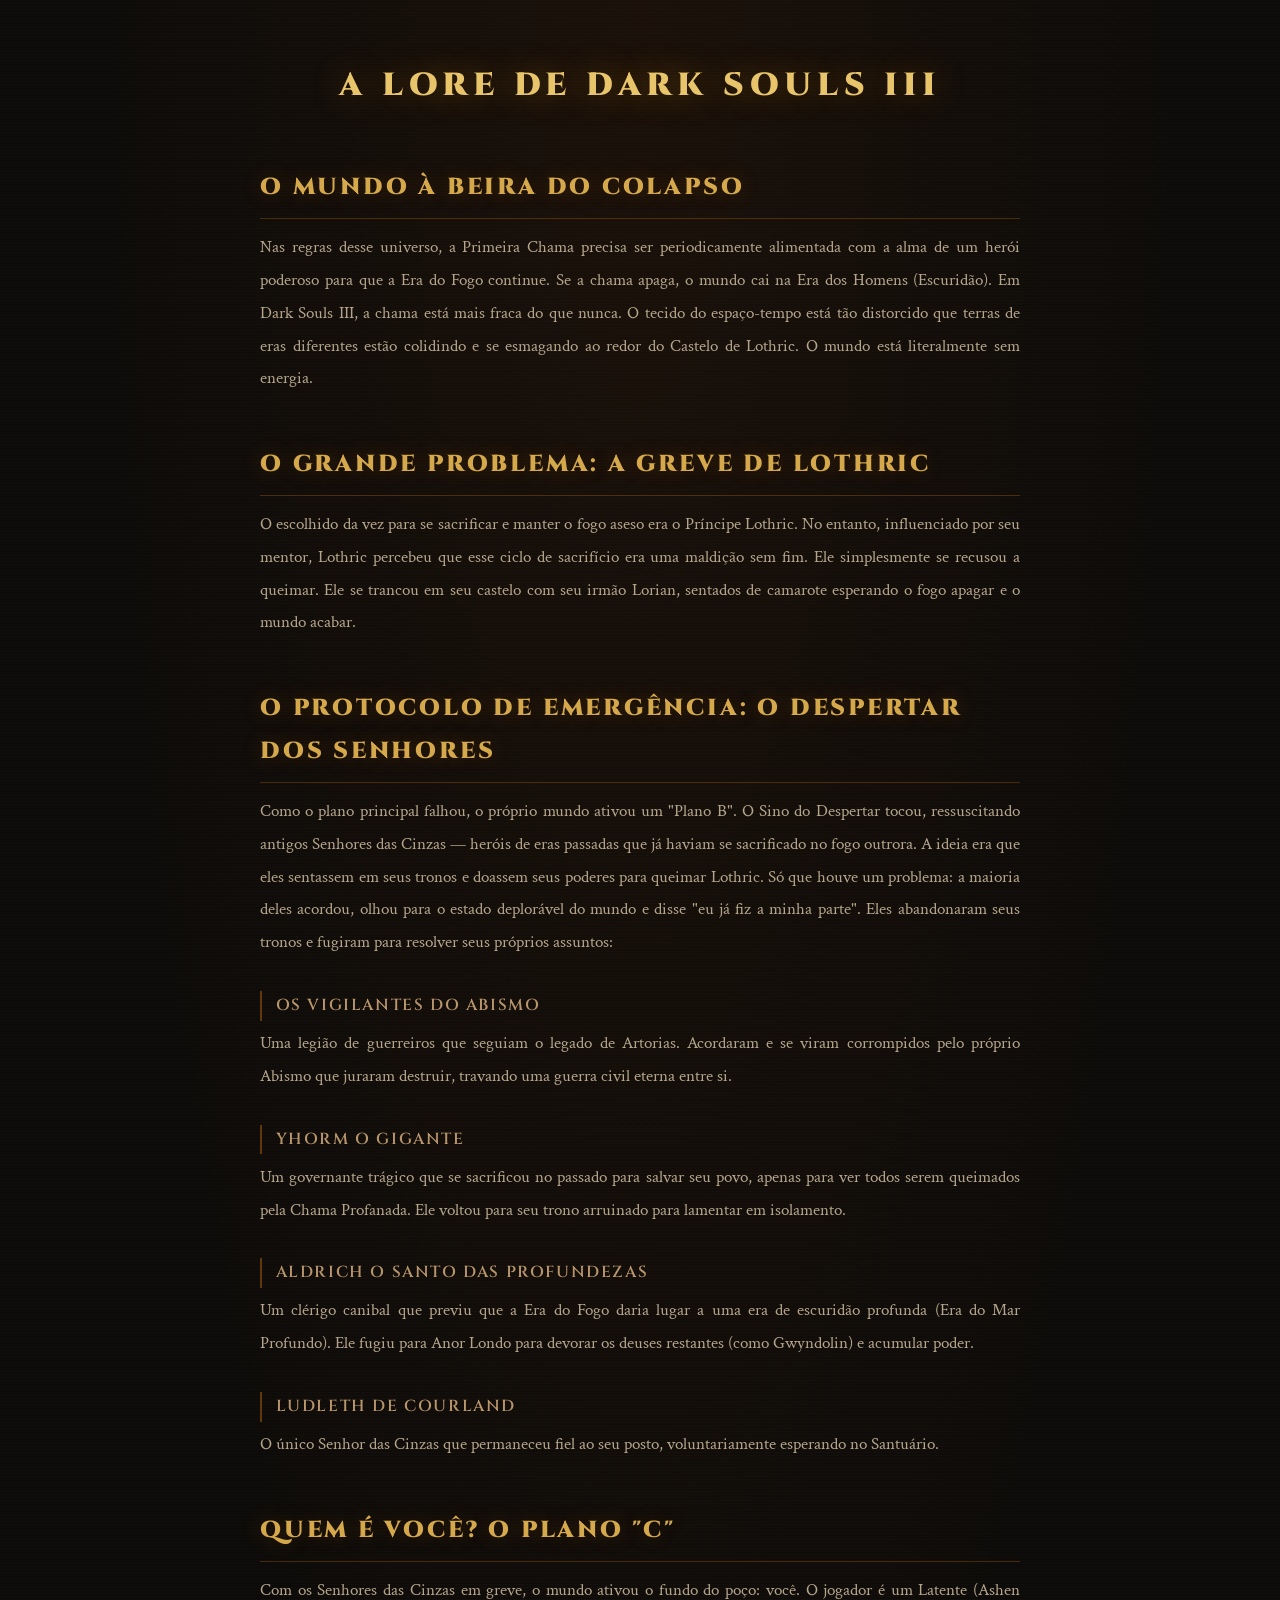
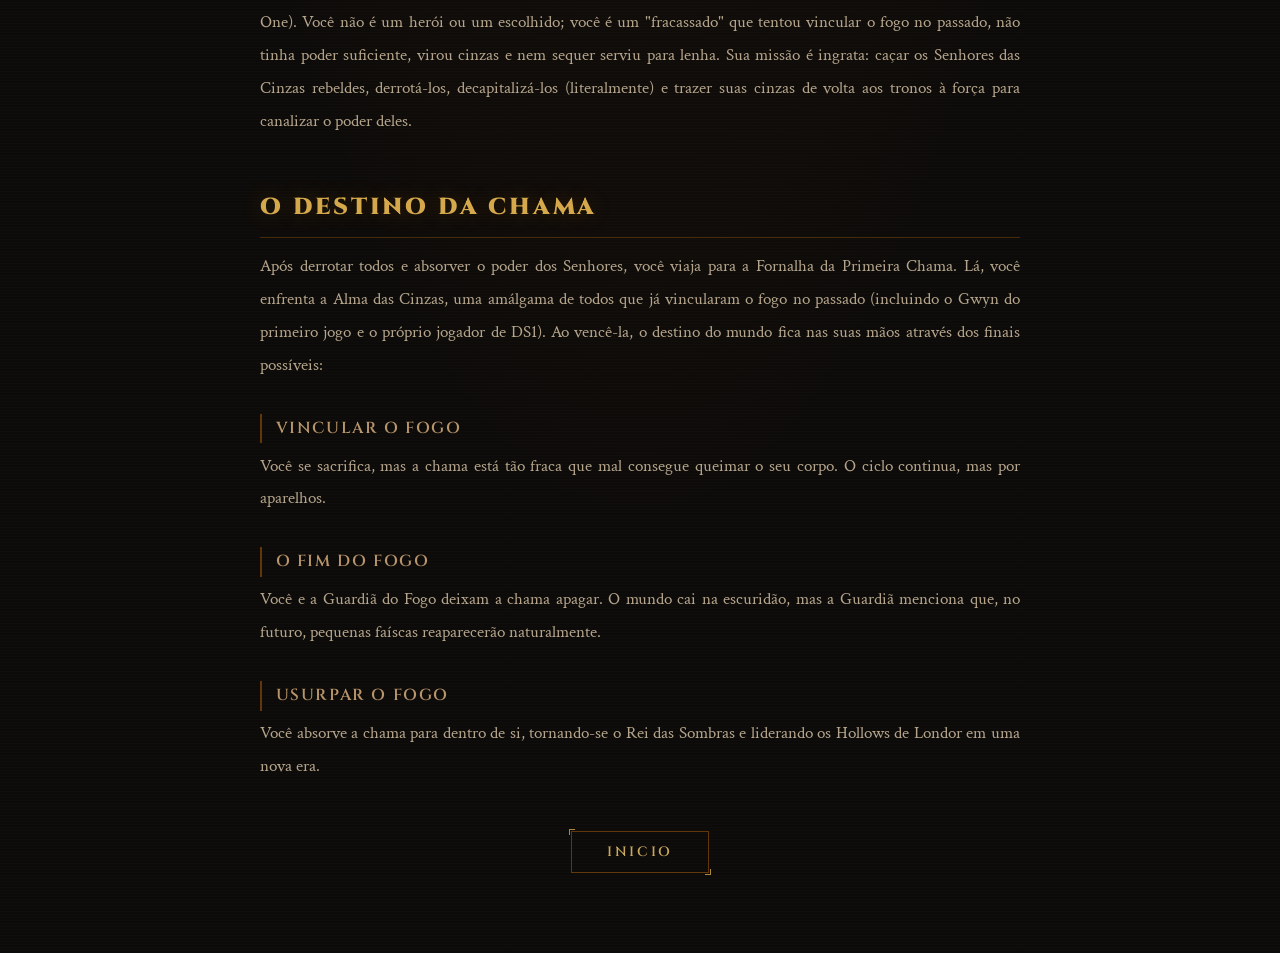
<file: dark_souls.html>
<!DOCTYPE html>
<html lang="pt">
<head>
    <meta charset="UTF-8">
    <meta name="viewport" content="width=device-width, initial-scale=1.0">
    <title>Dark Souls</title>
    <link rel="stylesheet" href="dark_Souls.css">
</head>

<body class="Body_dark_souls">
    <h1>A lore de Dark souls III</h1>
    <h1>O mundo à beira do Colapso</h1>
    <p>Nas regras desse universo, a Primeira Chama precisa ser periodicamente alimentada com a alma de um herói poderoso para que a Era do Fogo continue. Se a chama apaga, o mundo cai na Era dos Homens (Escuridão).

Em Dark Souls III, a chama está mais fraca do que nunca. O tecido do espaço-tempo está tão distorcido que terras de eras diferentes estão colidindo e se esmagando ao redor do Castelo de Lothric. O mundo está literalmente sem energia.
</p>
    <h1>O Grande Problema: A Greve de Lothric</h1>
    <p>
        O escolhido da vez para se sacrificar e manter o fogo aseso era o Príncipe Lothric. No entanto, influenciado por seu mentor, Lothric percebeu que esse ciclo de sacrifício era uma maldição sem fim. Ele simplesmente se recusou a queimar. Ele se trancou em seu castelo com seu irmão Lorian, sentados de camarote esperando o fogo apagar e o mundo acabar.
    </p>
    <h1>O Protocolo de Emergência: O Despertar dos Senhores</h1>
    <p>
        Como o plano principal falhou, o próprio mundo ativou um "Plano B". O Sino do Despertar tocou, ressuscitando antigos Senhores das Cinzas — heróis de eras passadas que já haviam se sacrificado no fogo outrora. A ideia era que eles sentassem em seus tronos e doassem seus poderes para queimar Lothric.

Só que houve um problema: a maioria deles acordou, olhou para o estado deplorável do mundo e disse "eu já fiz a minha parte". Eles abandonaram seus tronos e fugiram para resolver seus próprios assuntos:
    </p>
    <h2>Os Vigilantes do Abismo</h2>
    <p>Uma legião de guerreiros que seguiam o legado de Artorias. Acordaram e se viram corrompidos pelo próprio Abismo que juraram destruir, travando uma guerra civil eterna entre si.</p>
    <h2>Yhorm o Gigante</h2>
    <p>Um governante trágico que se sacrificou no passado para salvar seu povo, apenas para ver todos serem queimados pela Chama Profanada. Ele voltou para seu trono arruinado para lamentar em isolamento.</p>
    <h2>Aldrich o Santo das Profundezas</h2>
    <p>Um clérigo canibal que previu que a Era do Fogo daria lugar a uma era de escuridão profunda (Era do Mar Profundo). Ele fugiu para Anor Londo para devorar os deuses restantes (como Gwyndolin) e acumular poder.</p>
    <h2>Ludleth de Courland</h2>
    <p>O único Senhor das Cinzas que permaneceu fiel ao seu posto, voluntariamente esperando no Santuário.</p>
    <h1>Quem é Você? O plano "C"</h1>
    <p>Com os Senhores das Cinzas em greve, o mundo ativou o fundo do poço: você. O jogador é um Latente (Ashen One). Você não é um herói ou um escolhido; você é um "fracassado" que tentou vincular o fogo no passado, não tinha poder suficiente, virou cinzas e nem sequer serviu para lenha.

Sua missão é ingrata: caçar os Senhores das Cinzas rebeldes, derrotá-los, decapitalizá-los (literalmente) e trazer suas cinzas de volta aos tronos à força para canalizar o poder deles.</p>
    <h1>O Destino da Chama</h1>
    <p>Após derrotar todos e absorver o poder dos Senhores, você viaja para a Fornalha da Primeira Chama. Lá, você enfrenta a Alma das Cinzas, uma amálgama de todos que já vincularam o fogo no passado (incluindo o Gwyn do primeiro jogo e o próprio jogador de DS1).

Ao vencê-la, o destino do mundo fica nas suas mãos através dos finais possíveis:</p>
    <h2>Vincular o Fogo</h2>
        <p>Você se sacrifica, mas a chama está tão fraca que mal consegue queimar o seu corpo. O ciclo continua, mas por aparelhos.</p>
    <h2>O Fim do Fogo</h2>
        <p>Você e a Guardiã do Fogo deixam a chama apagar. O mundo cai na escuridão, mas a Guardiã menciona que, no futuro, pequenas faíscas reaparecerão naturalmente.</p>
    <h2>Usurpar o Fogo</h2>
    <p>Você absorve a chama para dentro de si, tornando-se o Rei das Sombras e liderando os Hollows de Londor em uma nova era.</p>
<button class="btn_dark_souls">
    <a href="index.html">Inicio</a>
</button>
</body>
</html>
</file>
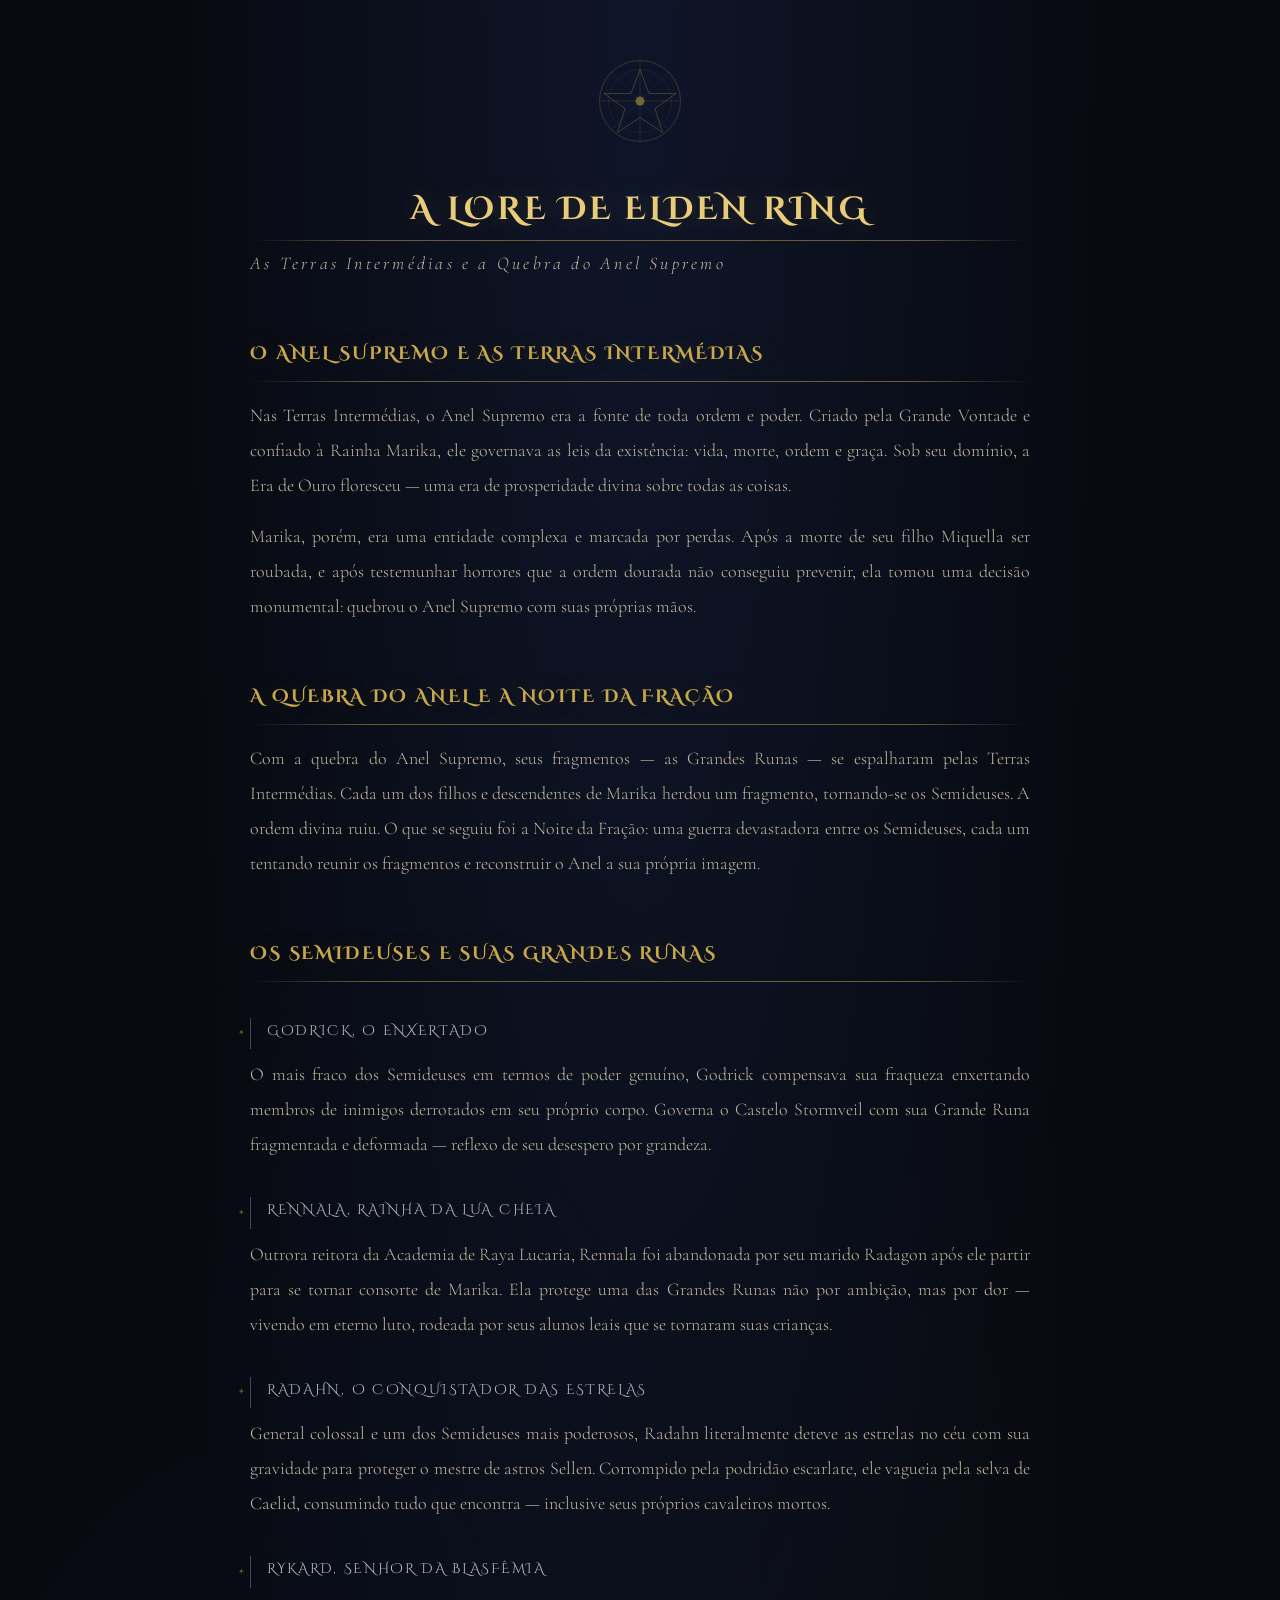
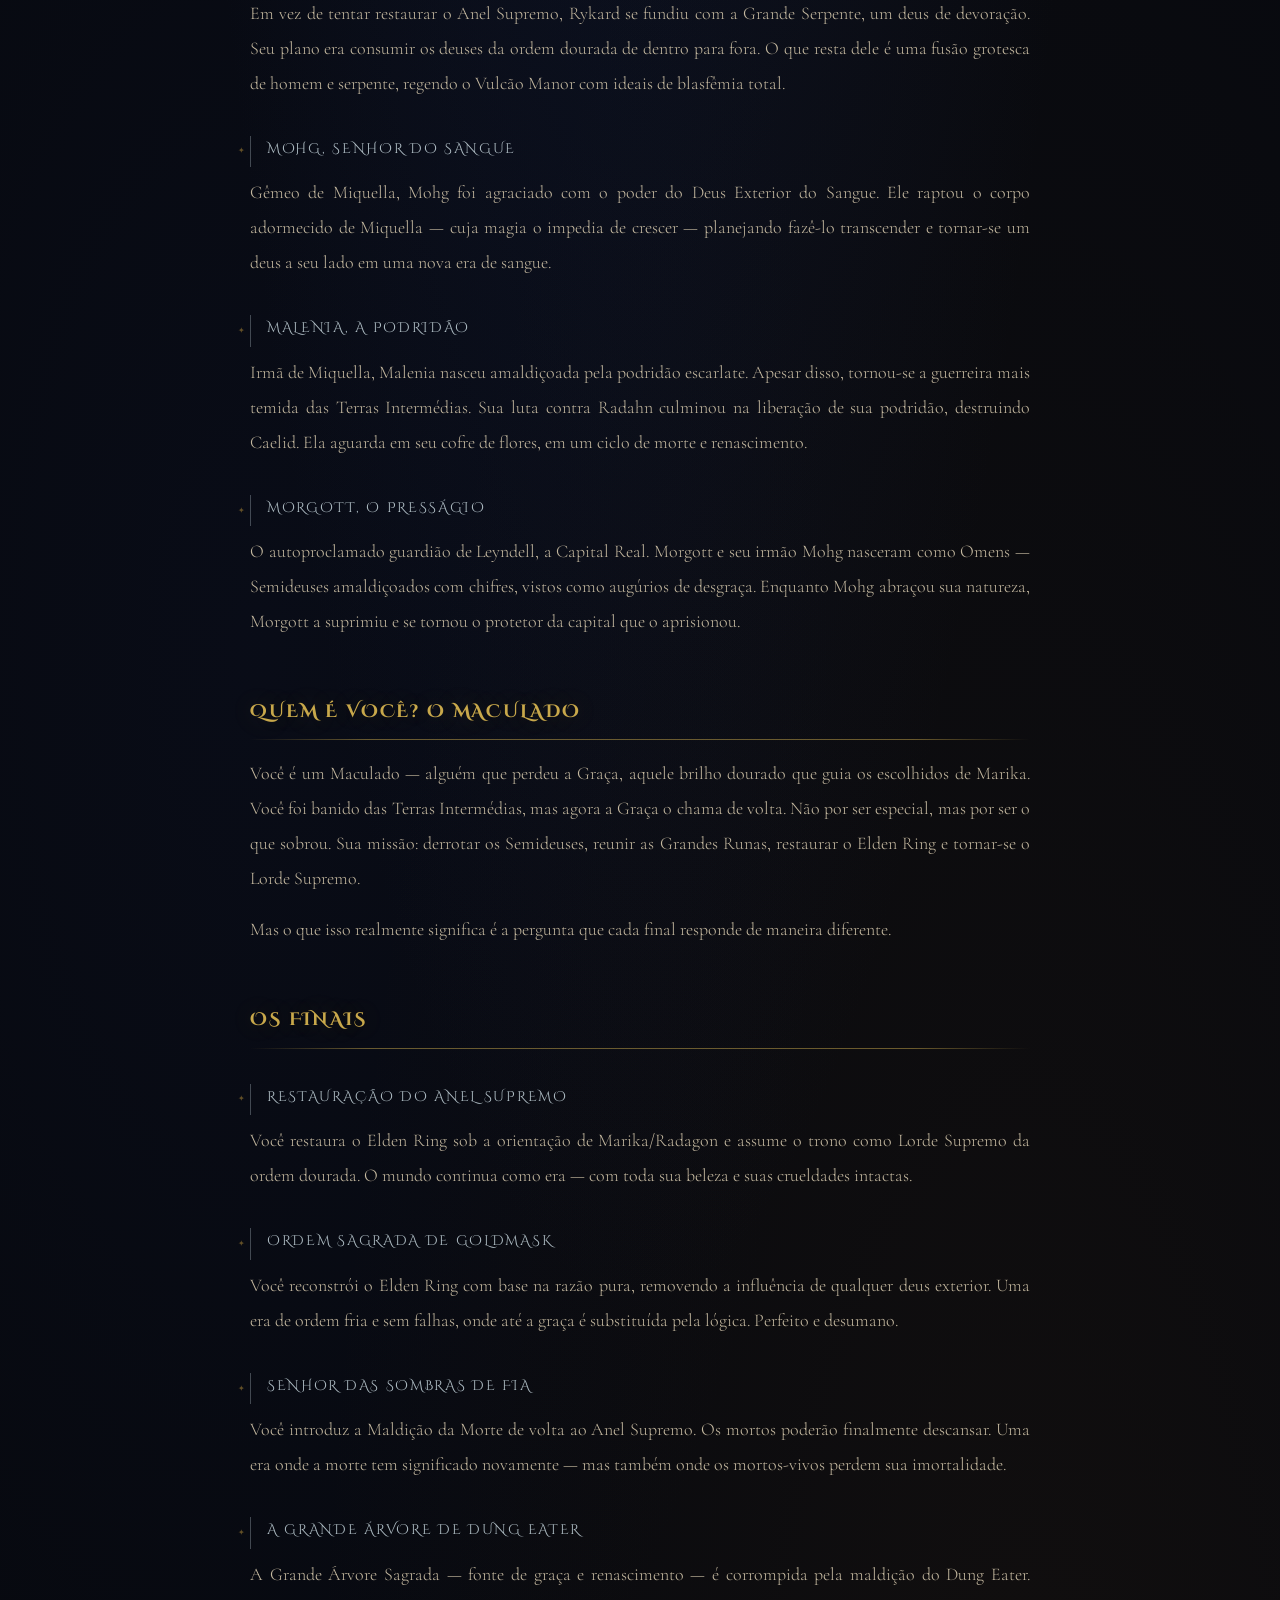
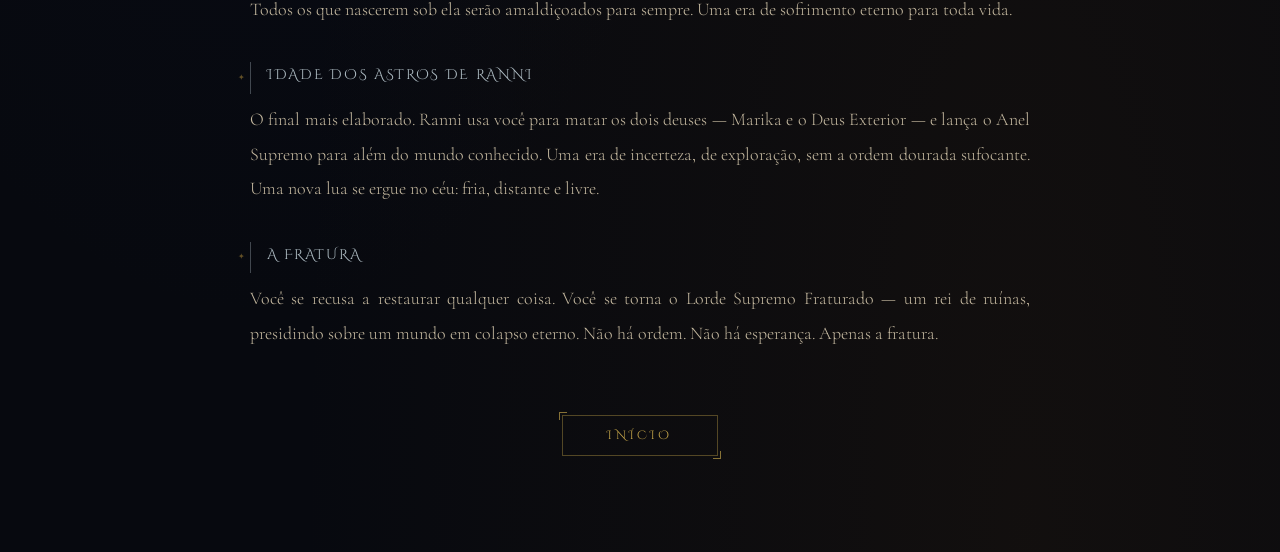
<file: elden_ring.html>
<!DOCTYPE html>
<html lang="pt">
<head>
    <meta charset="UTF-8">
    <meta name="viewport" content="width=device-width, initial-scale=1.0">
    <title>Elden Ring</title>
    <link rel="stylesheet" href="elden_ring.css">
</head>
 
<body class="Body_elden_ring">
 
    <div class="er-rune-header" aria-hidden="true">
        <svg viewBox="0 0 120 120" fill="none" xmlns="http://www.w3.org/2000/svg">
            <circle cx="60" cy="60" r="54" stroke="#c8a84b" stroke-width="0.8" opacity="0.5"/>
            <circle cx="60" cy="60" r="42" stroke="#c8a84b" stroke-width="0.5" opacity="0.3"/>
            <line x1="60" y1="6" x2="60" y2="114" stroke="#c8a84b" stroke-width="0.6" opacity="0.4"/>
            <line x1="6" y1="60" x2="114" y2="60" stroke="#c8a84b" stroke-width="0.6" opacity="0.4"/>
            <line x1="21" y1="21" x2="99" y2="99" stroke="#c8a84b" stroke-width="0.5" opacity="0.25"/>
            <line x1="99" y1="21" x2="21" y2="99" stroke="#c8a84b" stroke-width="0.5" opacity="0.25"/>
            <polygon points="60,18 72,50 108,50 80,70 90,102 60,82 30,102 40,70 12,50 48,50" stroke="#c8a84b" stroke-width="0.8" fill="none" opacity="0.6"/>
            <circle cx="60" cy="60" r="6" fill="#c8a84b" opacity="0.7"/>
        </svg>
    </div>
 
    <h1 class="er-main-title">A Lore de Elden Ring</h1>
    <p class="er-subtitle">As Terras Intermédias e a Quebra do Anel Supremo</p>
 
    <h1>O Anel Supremo e as Terras Intermédias</h1>
    <p>Nas Terras Intermédias, o Anel Supremo era a fonte de toda ordem e poder. Criado pela Grande Vontade e confiado à Rainha Marika, ele governava as leis da existência: vida, morte, ordem e graça. Sob seu domínio, a Era de Ouro floresceu — uma era de prosperidade divina sobre todas as coisas.</p>
    <p>Marika, porém, era uma entidade complexa e marcada por perdas. Após a morte de seu filho Miquella ser roubada, e após testemunhar horrores que a ordem dourada não conseguiu prevenir, ela tomou uma decisão monumental: quebrou o Anel Supremo com suas próprias mãos.</p>
 
    <h1>A Quebra do Anel e a Noite da Fração</h1>
    <p>Com a quebra do Anel Supremo, seus fragmentos — as Grandes Runas — se espalharam pelas Terras Intermédias. Cada um dos filhos e descendentes de Marika herdou um fragmento, tornando-se os Semideuses. A ordem divina ruiu. O que se seguiu foi a Noite da Fração: uma guerra devastadora entre os Semideuses, cada um tentando reunir os fragmentos e reconstruir o Anel a sua própria imagem.</p>
 
    <h1>Os Semideuses e suas Grandes Runas</h1>
 
    <h2>Godrick, o Enxertado</h2>
    <p>O mais fraco dos Semideuses em termos de poder genuíno, Godrick compensava sua fraqueza enxertando membros de inimigos derrotados em seu próprio corpo. Governa o Castelo Stormveil com sua Grande Runa fragmentada e deformada — reflexo de seu desespero por grandeza.</p>
 
    <h2>Rennala, Rainha da Lua Cheia</h2>
    <p>Outrora reitora da Academia de Raya Lucaria, Rennala foi abandonada por seu marido Radagon após ele partir para se tornar consorte de Marika. Ela protege uma das Grandes Runas não por ambição, mas por dor — vivendo em eterno luto, rodeada por seus alunos leais que se tornaram suas crianças.</p>
 
    <h2>Radahn, o Conquistador das Estrelas</h2>
    <p>General colossal e um dos Semideuses mais poderosos, Radahn literalmente deteve as estrelas no céu com sua gravidade para proteger o mestre de astros Sellen. Corrompido pela podridão escarlate, ele vagueia pela selva de Caelid, consumindo tudo que encontra — inclusive seus próprios cavaleiros mortos.</p>
 
    <h2>Rykard, Senhor da Blasfêmia</h2>
    <p>Em vez de tentar restaurar o Anel Supremo, Rykard se fundiu com a Grande Serpente, um deus de devoração. Seu plano era consumir os deuses da ordem dourada de dentro para fora. O que resta dele é uma fusão grotesca de homem e serpente, regendo o Vulcão Manor com ideais de blasfêmia total.</p>
 
    <h2>Mohg, Senhor do Sangue</h2>
    <p>Gêmeo de Miquella, Mohg foi agraciado com o poder do Deus Exterior do Sangue. Ele raptou o corpo adormecido de Miquella — cuja magia o impedia de crescer — planejando fazê-lo transcender e tornar-se um deus a seu lado em uma nova era de sangue.</p>
 
    <h2>Malenia, a Podridão</h2>
    <p>Irmã de Miquella, Malenia nasceu amaldiçoada pela podridão escarlate. Apesar disso, tornou-se a guerreira mais temida das Terras Intermédias. Sua luta contra Radahn culminou na liberação de sua podridão, destruindo Caelid. Ela aguarda em seu cofre de flores, em um ciclo de morte e renascimento.</p>
 
    <h2>Morgott, o Presságio</h2>
    <p>O autoproclamado guardião de Leyndell, a Capital Real. Morgott e seu irmão Mohg nasceram como Omens — Semideuses amaldiçoados com chifres, vistos como augúrios de desgraça. Enquanto Mohg abraçou sua natureza, Morgott a suprimiu e se tornou o protetor da capital que o aprisionou.</p>
 
    <h1>Quem é Você? O Maculado</h1>
    <p>Você é um Maculado — alguém que perdeu a Graça, aquele brilho dourado que guia os escolhidos de Marika. Você foi banido das Terras Intermédias, mas agora a Graça o chama de volta. Não por ser especial, mas por ser o que sobrou. Sua missão: derrotar os Semideuses, reunir as Grandes Runas, restaurar o Elden Ring e tornar-se o Lorde Supremo.</p>
    <p>Mas o que isso realmente significa é a pergunta que cada final responde de maneira diferente.</p>
 
    <h1>Os Finais</h1>
 
    <h2>Restauração do Anel Supremo</h2>
    <p>Você restaura o Elden Ring sob a orientação de Marika/Radagon e assume o trono como Lorde Supremo da ordem dourada. O mundo continua como era — com toda sua beleza e suas crueldades intactas.</p>
 
    <h2>Ordem Sagrada de Goldmask</h2>
    <p>Você reconstrói o Elden Ring com base na razão pura, removendo a influência de qualquer deus exterior. Uma era de ordem fria e sem falhas, onde até a graça é substituída pela lógica. Perfeito e desumano.</p>
 
    <h2>Senhor das Sombras de Fia</h2>
    <p>Você introduz a Maldição da Morte de volta ao Anel Supremo. Os mortos poderão finalmente descansar. Uma era onde a morte tem significado novamente — mas também onde os mortos-vivos perdem sua imortalidade.</p>
 
    <h2>A Grande Árvore de Dung Eater</h2>
    <p>A Grande Árvore Sagrada — fonte de graça e renascimento — é corrompida pela maldição do Dung Eater. Todos os que nascerem sob ela serão amaldiçoados para sempre. Uma era de sofrimento eterno para toda vida.</p>
 
    <h2>Idade dos Astros de Ranni</h2>
    <p>O final mais elaborado. Ranni usa você para matar os dois deuses — Marika e o Deus Exterior — e lança o Anel Supremo para além do mundo conhecido. Uma era de incerteza, de exploração, sem a ordem dourada sufocante. Uma nova lua se ergue no céu: fria, distante e livre.</p>
 
    <h2>A Fratura</h2>
    <p>Você se recusa a restaurar qualquer coisa. Você se torna o Lorde Supremo Fraturado — um rei de ruínas, presidindo sobre um mundo em colapso eterno. Não há ordem. Não há esperança. Apenas a fratura.</p>
 
    <button class="btn_elden_ring">
        <a href="index.html">Início</a>
    </button>
 
</body>
</html>
</file>
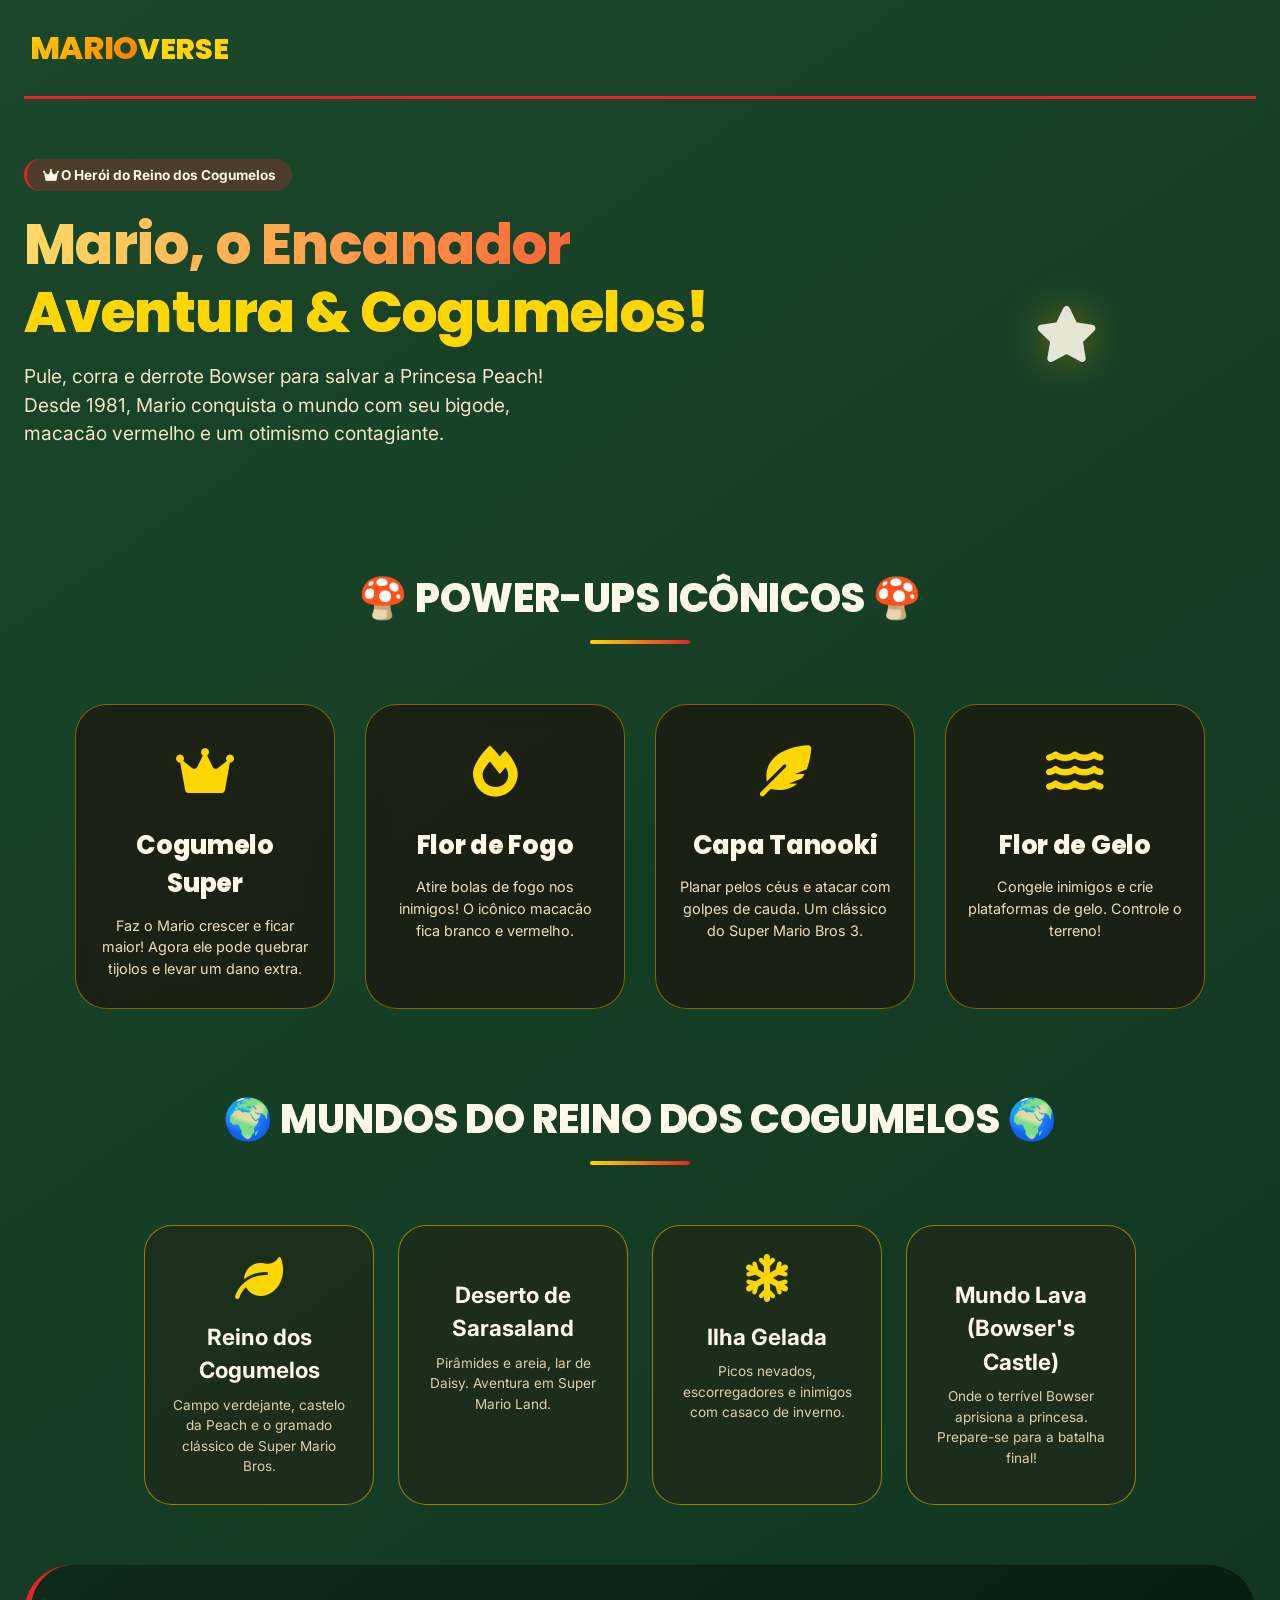
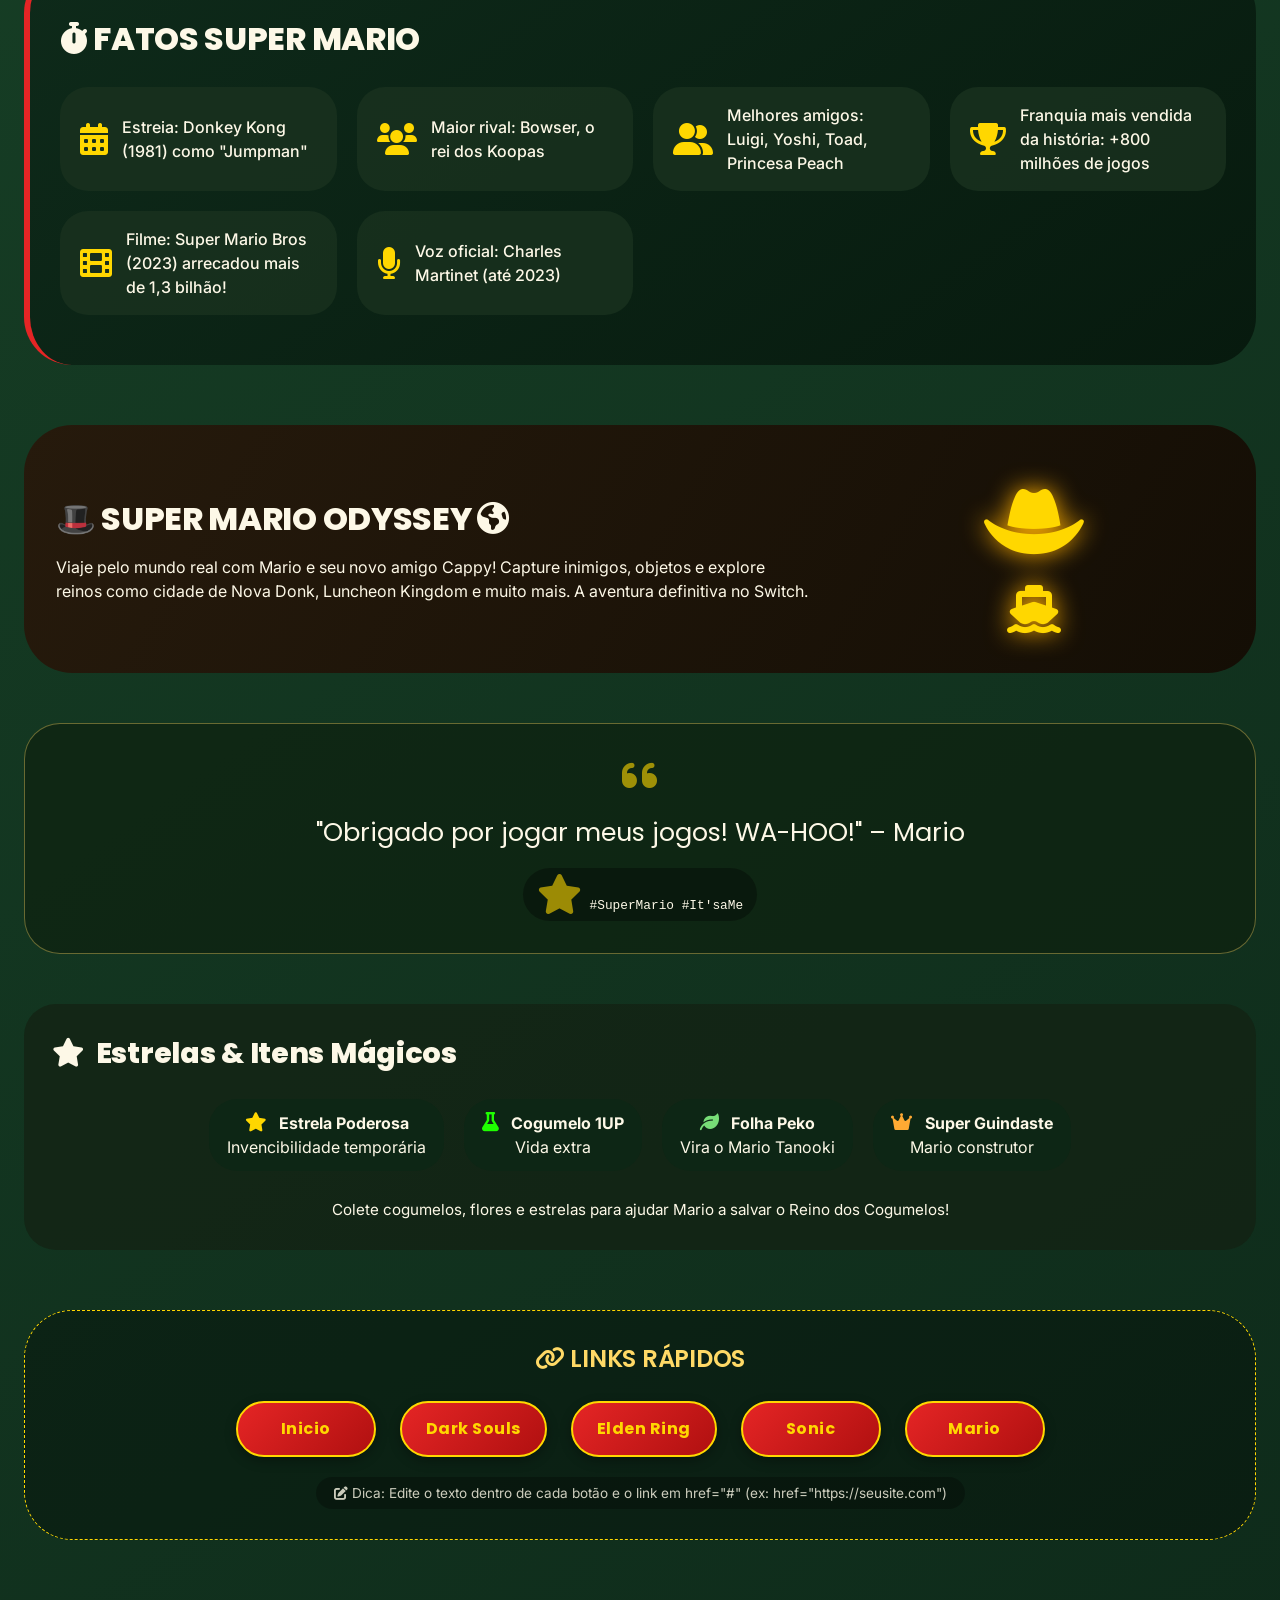
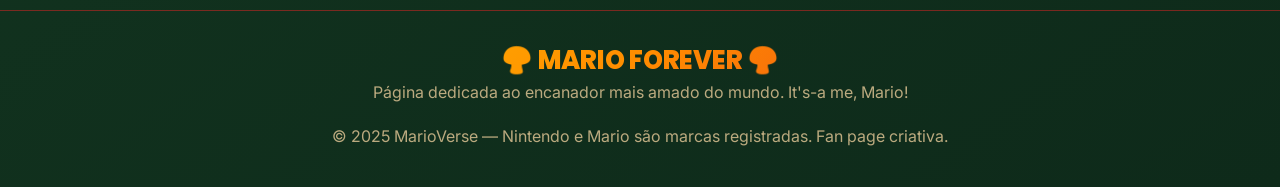
<file: mario.html>
<!DOCTYPE html>
<html lang="pt-BR">
<head>
    <meta charset="UTF-8">
    <meta name="viewport" content="width=device-width, initial-scale=1.0">
    <title>Mario | O Encanador do Reino dos Cogumelos</title>
    <link href="https://fonts.googleapis.com/css2?family=Inter:opsz,wght@14..32,300;14..32,400;14..32,600;14..32,700;14..32,800&family=Poppins:wght@400;500;600;700;800;900&display=swap" rel="stylesheet">
    <link rel="stylesheet" href="https://cdnjs.cloudflare.com/ajax/libs/font-awesome/6.0.0-beta3/css/all.min.css">
    <style>
        * {
            margin: 0;
            padding: 0;
            box-sizing: border-box;
        }

        body {
            background: linear-gradient(145deg, #1a472a 0%, #0e2a1a 100%);
            font-family: 'Inter', sans-serif;
            color: #fdf8e7;
            line-height: 1.5;
        }

        h1, h2, h3, .logo {
            font-family: 'Poppins', sans-serif;
            font-weight: 800;
            letter-spacing: -0.01em;
        }

        .container {
            max-width: 1280px;
            margin: 0 auto;
            padding: 0 24px;
        }

        /* header */
        .header {
            display: flex;
            justify-content: space-between;
            align-items: center;
            flex-wrap: wrap;
            padding: 24px 0;
            border-bottom: 3px solid #e52525;
        }

        .logo {
            font-size: 2rem;
            background: linear-gradient(135deg, #FFD700, #FF8C00, #e52525);
            background-clip: text;
            -webkit-background-clip: text;
            color: transparent;
        }

        .logo span {
            font-size: 1.8rem;
            color: #FFD700;
            background: none;
        }

        .nav-links {
            display: flex;
            gap: 28px;
        }

        .nav-links a {
            color: #fef5cf;
            text-decoration: none;
            font-weight: 600;
            transition: 0.2s;
            border-bottom: 2px solid transparent;
            padding-bottom: 4px;
            cursor: default;
            pointer-events: none;
        }

        /* hero */
        .hero {
            display: flex;
            flex-wrap: wrap;
            align-items: center;
            justify-content: space-between;
            padding: 60px 0 40px;
            gap: 40px;
        }

        .hero-content {
            flex: 2;
        }

        .hero-badge {
            background: rgba(229, 37, 37, 0.25);
            display: inline-block;
            padding: 6px 16px;
            border-radius: 60px;
            font-size: 0.85rem;
            font-weight: bold;
            border-left: 3px solid #e52525;
            margin-bottom: 20px;
        }

        .hero h1 {
            font-size: 3.5rem;
            line-height: 1.2;
            background: linear-gradient(to right, #FFD966, #FF8C42, #e52525);
            background-clip: text;
            -webkit-background-clip: text;
            color: transparent;
            margin-bottom: 16px;
        }

        .hero p {
            font-size: 1.2rem;
            margin-bottom: 20px;
            max-width: 550px;
            color: #f0e6c5;
        }

        .hero-decoration {
            flex: 1;
            text-align: center;
            font-size: 7rem;
            opacity: 0.9;
            filter: drop-shadow(0 0 20px rgba(255, 200, 0, 0.4));
            animation: bounce 2.5s ease-in-out infinite;
        }

        @keyframes bounce {
            0%, 100% { transform: translateY(0px); }
            50% { transform: translateY(-15px); }
        }

        .section-title {
            text-align: center;
            font-size: 2.5rem;
            margin: 60px 0 20px;
            position: relative;
            display: inline-block;
            width: 100%;
        }

        .section-title:after {
            content: '';
            display: block;
            width: 100px;
            height: 4px;
            background: linear-gradient(90deg, #FFD700, #e52525);
            margin: 12px auto 0;
            border-radius: 4px;
        }

        /* cards power-ups */
        .cards {
            display: flex;
            flex-wrap: wrap;
            gap: 30px;
            justify-content: center;
            margin: 40px 0 20px;
        }

        .card {
            background: rgba(30, 20, 15, 0.7);
            backdrop-filter: blur(10px);
            border-radius: 32px;
            padding: 28px 20px;
            width: 260px;
            text-align: center;
            border: 1px solid rgba(255, 215, 0, 0.4);
            transition: all 0.25s;
        }

        .card:hover {
            transform: translateY(-5px);
            border-color: #FFD700;
        }

        .card-icon {
            font-size: 3.2rem;
            color: #FFD700;
            margin-bottom: 16px;
        }

        .card h3 {
            font-size: 1.6rem;
            margin-bottom: 12px;
        }

        .card p {
            font-size: 0.9rem;
            color: #eeddbb;
        }

        /* mundos */
        .worlds-section {
            display: flex;
            flex-wrap: wrap;
            gap: 24px;
            justify-content: center;
            margin: 40px 0 60px;
        }

        .world-card {
            background: #1f2a1bc9;
            border-radius: 28px;
            padding: 28px 20px;
            text-align: center;
            width: 230px;
            border: 1px solid rgba(255, 215, 0, 0.5);
            transition: 0.2s;
        }

        .world-card i {
            font-size: 3rem;
            color: #FFD700;
            margin-bottom: 18px;
        }

        .world-card h4 {
            font-size: 1.4rem;
            margin-bottom: 8px;
        }

        .world-card p {
            font-size: 0.85rem;
            color: #ddd0aa;
        }

        /* timeline curiosidades */
        .timeline {
            background: linear-gradient(145deg, #0e2a1a, #071a0e);
            padding: 50px 30px;
            border-radius: 48px;
            margin: 40px 0 60px;
            border-left: 6px solid #e52525;
        }

        .timeline h3 {
            font-size: 2rem;
            margin-bottom: 24px;
        }

        .facts-list {
            display: grid;
            grid-template-columns: repeat(auto-fit, minmax(260px,1fr));
            gap: 20px;
            list-style: none;
        }

        .facts-list li {
            background: #1a321fc9;
            padding: 16px 20px;
            border-radius: 28px;
            display: flex;
            align-items: center;
            gap: 14px;
            font-weight: 500;
        }

        .facts-list i {
            font-size: 2rem;
            color: #FFD700;
        }

        /* seção odyssey */
        .odyssey-section {
            display: flex;
            flex-wrap: wrap;
            justify-content: space-between;
            align-items: center;
            gap: 30px;
            margin: 50px 0 20px;
            background: linear-gradient(120deg, #261a0c, #140e05);
            border-radius: 48px;
            padding: 40px 32px;
        }

        .odyssey-text {
            flex: 2;
        }

        .odyssey-text h2 {
            font-size: 2rem;
            margin-bottom: 12px;
        }

        .odyssey-icon {
            flex: 1;
            text-align: center;
            font-size: 5rem;
            color: #FFD700;
            filter: drop-shadow(0 0 12px #ffae00);
        }

        /* citação */
        .quote-box {
            background: #0e1f0ea0;
            border-radius: 36px;
            padding: 32px;
            margin: 50px 0;
            text-align: center;
            border: 1px solid #FFD96660;
        }

        .quote-box i {
            font-size: 2.5rem;
            opacity: 0.6;
            color: #FFD700;
        }

        .quote-box p {
            font-size: 1.6rem;
            font-family: 'Poppins';
            max-width: 800px;
            margin: 16px auto;
        }

        .mushroom-tag {
            font-family: monospace;
            background: #00000055;
            display: inline-block;
            padding: 6px 14px;
            border-radius: 80px;
            font-size: 0.8rem;
        }

        /* itens extras */
        .items-section {
            margin: 20px 0 30px;
            background: #142112b0;
            border-radius: 32px;
            padding: 28px;
        }

        .items-grid {
            display: flex;
            flex-wrap: wrap;
            gap: 20px;
            margin-top: 24px;
            justify-content: center;
        }

        .item-card {
            background: #0d2615;
            border-radius: 28px;
            padding: 12px 18px;
            min-width: 150px;
            text-align: center;
        }

        .item-card i {
            margin-right: 8px;
            font-size: 1.2rem;
        }

        /* SEÇÃO DOS 5 BOTÕES FUNCIONAIS - AGORA COM INTERAÇÃO */
        .buttons-area {
            margin: 60px 0 40px;
            padding: 30px 20px;
            background: rgba(0, 0, 0, 0.3);
            border-radius: 48px;
            text-align: center;
            border: 1px dashed #FFD700;
        }

        .buttons-area h3 {
            font-size: 1.5rem;
            margin-bottom: 24px;
            color: #FFD966;
            font-weight: 600;
        }

        .button-row {
            display: flex;
            flex-wrap: wrap;
            justify-content: center;
            gap: 24px;
        }

        /* Botões funcionais - clique, hover e transição */
        .func-button {
            display: inline-block;
            min-width: 140px;
            padding: 14px 24px;
            background: linear-gradient(135deg, #e52525, #b01010);
            border: 2px solid #FFD700;
            border-radius: 60px;
            text-align: center;
            font-size: 1rem;
            font-weight: bold;
            font-family: 'Poppins', sans-serif;
            color: #FFD700;
            text-decoration: none;
            transition: all 0.3s ease;
            cursor: pointer;
            letter-spacing: 0.5px;
            box-shadow: 0 4px 12px rgba(0,0,0,0.3);
        }

        .func-button:hover {
            transform: scale(1.05);
            background: linear-gradient(135deg, #ff3a3a, #d41515);
            box-shadow: 0 8px 20px rgba(229, 37, 37, 0.5);
            border-color: #FFE484;
            color: #FFF2B5;
        }

        .func-button:active {
            transform: scale(0.98);
        }

        .buttons-note {
            margin-top: 20px;
            font-size: 0.85rem;
            opacity: 0.8;
            background: #00000055;
            display: inline-block;
            padding: 6px 18px;
            border-radius: 40px;
        }

        footer {
            margin-top: 70px;
            border-top: 1px solid rgba(229, 37, 37, 0.5);
            padding: 30px 0 40px;
            text-align: center;
            color: #bbaa7f;
        }

        @media (max-width: 780px) {
            .hero h1 { font-size: 2.5rem; }
            .header { flex-direction: column; gap: 16px; text-align: center; }
            .nav-links { justify-content: center; }
            .section-title { font-size: 2rem; }
            .hero-decoration { font-size: 5rem; }
            .quote-box p { font-size: 1.2rem; }
            .odyssey-text h2 { font-size: 1.5rem; }
            .func-button { min-width: 120px; padding: 12px 18px; font-size: 0.9rem; }
        }
    </style>
</head>
<body>

<div class="container">
    <!-- Cabeçalho sem interações (apenas visual) -->
    <header class="header">
        <div class="logo">
            <i class="fas fa-mushroom"></i> MARIO<span>VERSE</span>
        </div>
    </header>

    <!-- Hero section -->
    <section class="hero">
        <div class="hero-content">
            <div class="hero-badge">
                <i class="fas fa-crown"></i> O Herói do Reino dos Cogumelos
            </div>
            <h1>Mario, o Encanador <br> <span style="color: #FFD700;">Aventura & Cogumelos!</span></h1>
            <p>Pule, corra e derrote Bowser para salvar a Princesa Peach! Desde 1981, Mario conquista o mundo com seu bigode, macacão vermelho e um otimismo contagiante.</p>
        </div>
        <div class="hero-decoration">
            <i class="fas fa-mushroom"></i>
            <i class="fas fa-star" style="font-size: 3.5rem; margin-left: -10px;"></i>
        </div>
    </section>

    <!-- Power-ups cards -->
    <h2 class="section-title">🍄 POWER-UPS ICÔNICOS 🍄</h2>
    <div class="cards">
        <div class="card">
            <div class="card-icon"><i class="fas fa-crown"></i></div>
            <h3>Cogumelo Super</h3>
            <p>Faz o Mario crescer e ficar maior! Agora ele pode quebrar tijolos e levar um dano extra.</p>
        </div>
        <div class="card">
            <div class="card-icon"><i class="fas fa-fire"></i></div>
            <h3>Flor de Fogo</h3>
            <p>Atire bolas de fogo nos inimigos! O icônico macacão fica branco e vermelho.</p>
        </div>
        <div class="card">
            <div class="card-icon"><i class="fas fa-feather-alt"></i></div>
            <h3>Capa Tanooki</h3>
            <p>Planar pelos céus e atacar com golpes de cauda. Um clássico do Super Mario Bros 3.</p>
        </div>
        <div class="card">
            <div class="card-icon"><i class="fas fa-water"></i></div>
            <h3>Flor de Gelo</h3>
            <p>Congele inimigos e crie plataformas de gelo. Controle o terreno!</p>
        </div>
    </div>

    <!-- Mundos -->
    <h2 class="section-title">🌍 MUNDOS DO REINO DOS COGUMELOS 🌍</h2>
    <div class="worlds-section">
        <div class="world-card">
            <i class="fas fa-leaf"></i>
            <h4>Reino dos Cogumelos</h4>
            <p>Campo verdejante, castelo da Peach e o gramado clássico de Super Mario Bros.</p>
        </div>
        <div class="world-card">
            <i class="fas fa-desert"></i>
            <h4>Deserto de Sarasaland</h4>
            <p>Pirâmides e areia, lar de Daisy. Aventura em Super Mario Land.</p>
        </div>
        <div class="world-card">
            <i class="fas fa-snowflake"></i>
            <h4>Ilha Gelada</h4>
            <p>Picos nevados, escorregadores e inimigos com casaco de inverno.</p>
        </div>
        <div class="world-card">
            <i class="fas fa-volcano"></i>
            <h4>Mundo Lava (Bowser's Castle)</h4>
            <p>Onde o terrível Bowser aprisiona a princesa. Prepare-se para a batalha final!</p>
        </div>
    </div>

    <!-- Curiosidades -->
    <div class="timeline">
        <h3><i class="fas fa-stopwatch"></i> FATOS SUPER MARIO</h3>
        <ul class="facts-list">
            <li><i class="fas fa-calendar-alt"></i> Estreia: Donkey Kong (1981) como "Jumpman"</li>
            <li><i class="fas fa-users"></i> Maior rival: Bowser, o rei dos Koopas</li>
            <li><i class="fas fa-user-friends"></i> Melhores amigos: Luigi, Yoshi, Toad, Princesa Peach</li>
            <li><i class="fas fa-trophy"></i> Franquia mais vendida da história: +800 milhões de jogos</li>
            <li><i class="fas fa-film"></i> Filme: Super Mario Bros (2023) arrecadou mais de 1,3 bilhão!</li>
            <li><i class="fas fa-microphone"></i> Voz oficial: Charles Martinet (até 2023)</li>
        </ul>
    </div>

    <!-- Mario Odyssey -->
    <div class="odyssey-section">
        <div class="odyssey-text">
            <h2>🎩 SUPER MARIO ODYSSEY <i class="fas fa-globe-americas"></i></h2>
            <p>Viaje pelo mundo real com Mario e seu novo amigo Cappy! Capture inimigos, objetos e explore reinos como cidade de Nova Donk, Luncheon Kingdom e muito mais. A aventura definitiva no Switch.</p>
        </div>
        <div class="odyssey-icon">
            <i class="fas fa-hat-cowboy"></i>
            <i class="fas fa-ship" style="font-size: 3rem; display: block;"></i>
        </div>
    </div>

    <!-- Citação -->
    <div class="quote-box">
        <i class="fas fa-quote-left"></i>
        <p>"Obrigado por jogar meus jogos! WA-HOO!" – Mario</p>
        <span class="mushroom-tag"><i class="fas fa-star"></i> #SuperMario #It'saMe</span>
    </div>

    <!-- Itens especiais -->
    <div class="items-section">
        <h3 style="display: flex; gap: 12px; align-items: center; font-size: 1.8rem;"><i class="fas fa-star"></i> Estrelas & Itens Mágicos</h3>
        <div class="items-grid">
            <div class="item-card"><i class="fas fa-star" style="color: gold;"></i> <strong>Estrela Poderosa</strong><br>Invencibilidade temporária</div>
            <div class="item-card"><i class="fas fa-flask" style="color: #1eff00;"></i> <strong>Cogumelo 1UP</strong><br>Vida extra</div>
            <div class="item-card"><i class="fas fa-leaf" style="color: #77dd77;"></i> <strong>Folha Peko</strong><br>Vira o Mario Tanooki</div>
            <div class="item-card"><i class="fas fa-crown" style="color: #ffaa33;"></i> <strong>Super Guindaste</strong><br>Mario construtor</div>
        </div>
        <p style="margin-top: 28px; font-size: 0.95rem; text-align: center;">Colete cogumelos, flores e estrelas para ajudar Mario a salvar o Reino dos Cogumelos!</p>
    </div>

    <!-- SEÇÃO DOS 5 BOTÕES FUNCIONAIS - VOCÊ PODE EDITAR TEXTO E LINK -->
    <div class="buttons-area">
        <h3><i class="fas fa-link"></i> LINKS RÁPIDOS</h3>
        <div class="button-row">
            <!-- BOTÃO 1 - Edite o texto entre as tags e o href="COLOCAR LINK AQUI" -->
            <a href="index.html" class="func-button" target="_blank" rel="noopener noreferrer">Inicio</a>
            <!-- BOTÃO 2 -->
            <a href="dark_souls.html" class="func-button" target="_blank" rel="noopener noreferrer">Dark Souls</a>
            <!-- BOTÃO 3 -->
            <a href="elden_ring.html" class="func-button" target="_blank" rel="noopener noreferrer">Elden Ring</a>
            <!-- BOTÃO 4 -->
            <a href="sonic.html" class="func-button" target="_blank" rel="noopener noreferrer">Sonic</a>
            <!-- BOTÃO 5 -->
            <a href="mario.html" class="func-button" target="_blank" rel="noopener noreferrer">Mario</a>
        </div>
        <div class="buttons-note">
            <i class="fas fa-edit"></i> Dica: Edite o texto dentro de cada botão e o link em href="#" (ex: href="https://seusite.com")
        </div>
    </div>
</div>

<footer>
    <div class="container">
        <div class="logo" style="justify-content: center; display: flex; gap: 8px; font-size: 1.6rem;">🍄 MARIO FOREVER 🍄</div>
        <p>Página dedicada ao encanador mais amado do mundo. It's-a me, Mario!</p>
        <p style="margin-top: 20px;">© 2025 MarioVerse — Nintendo e Mario são marcas registradas. Fan page criativa.</p>
    </div>
</footer>

</body>
</html>
</file>
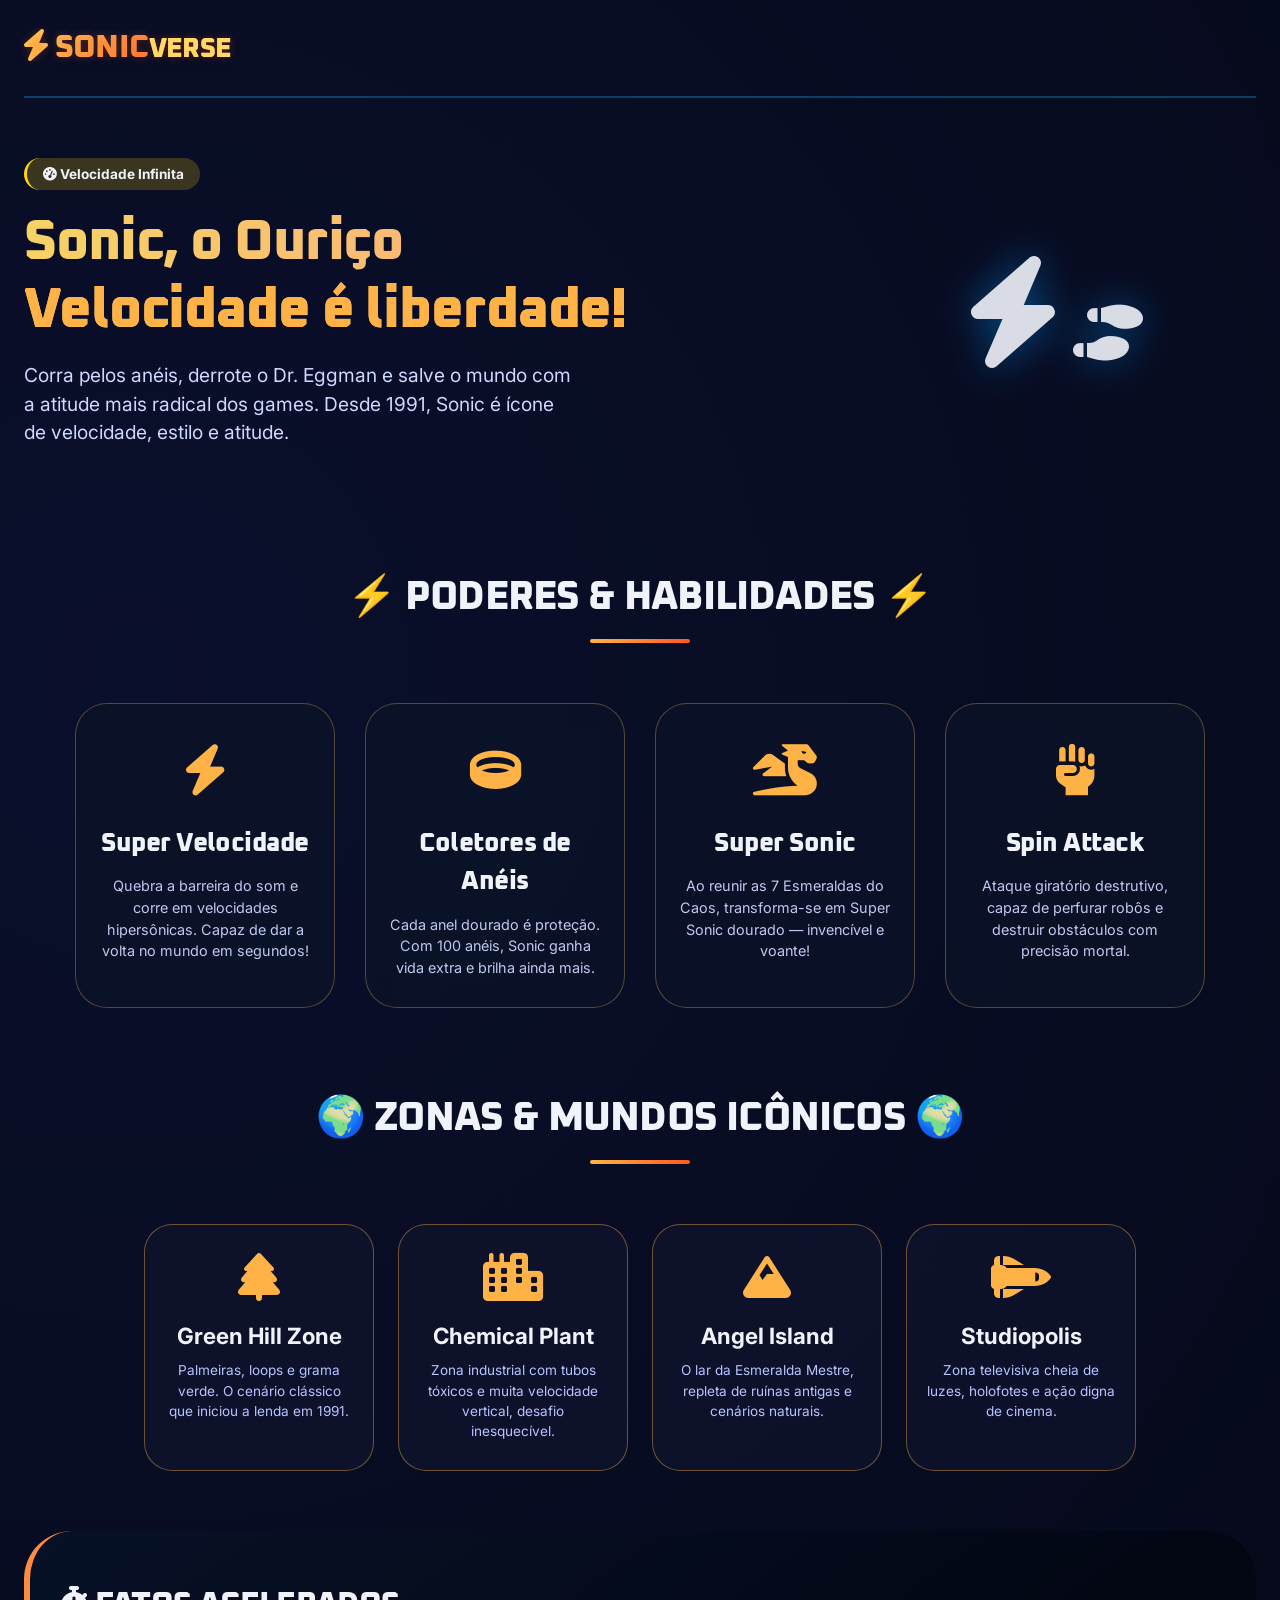
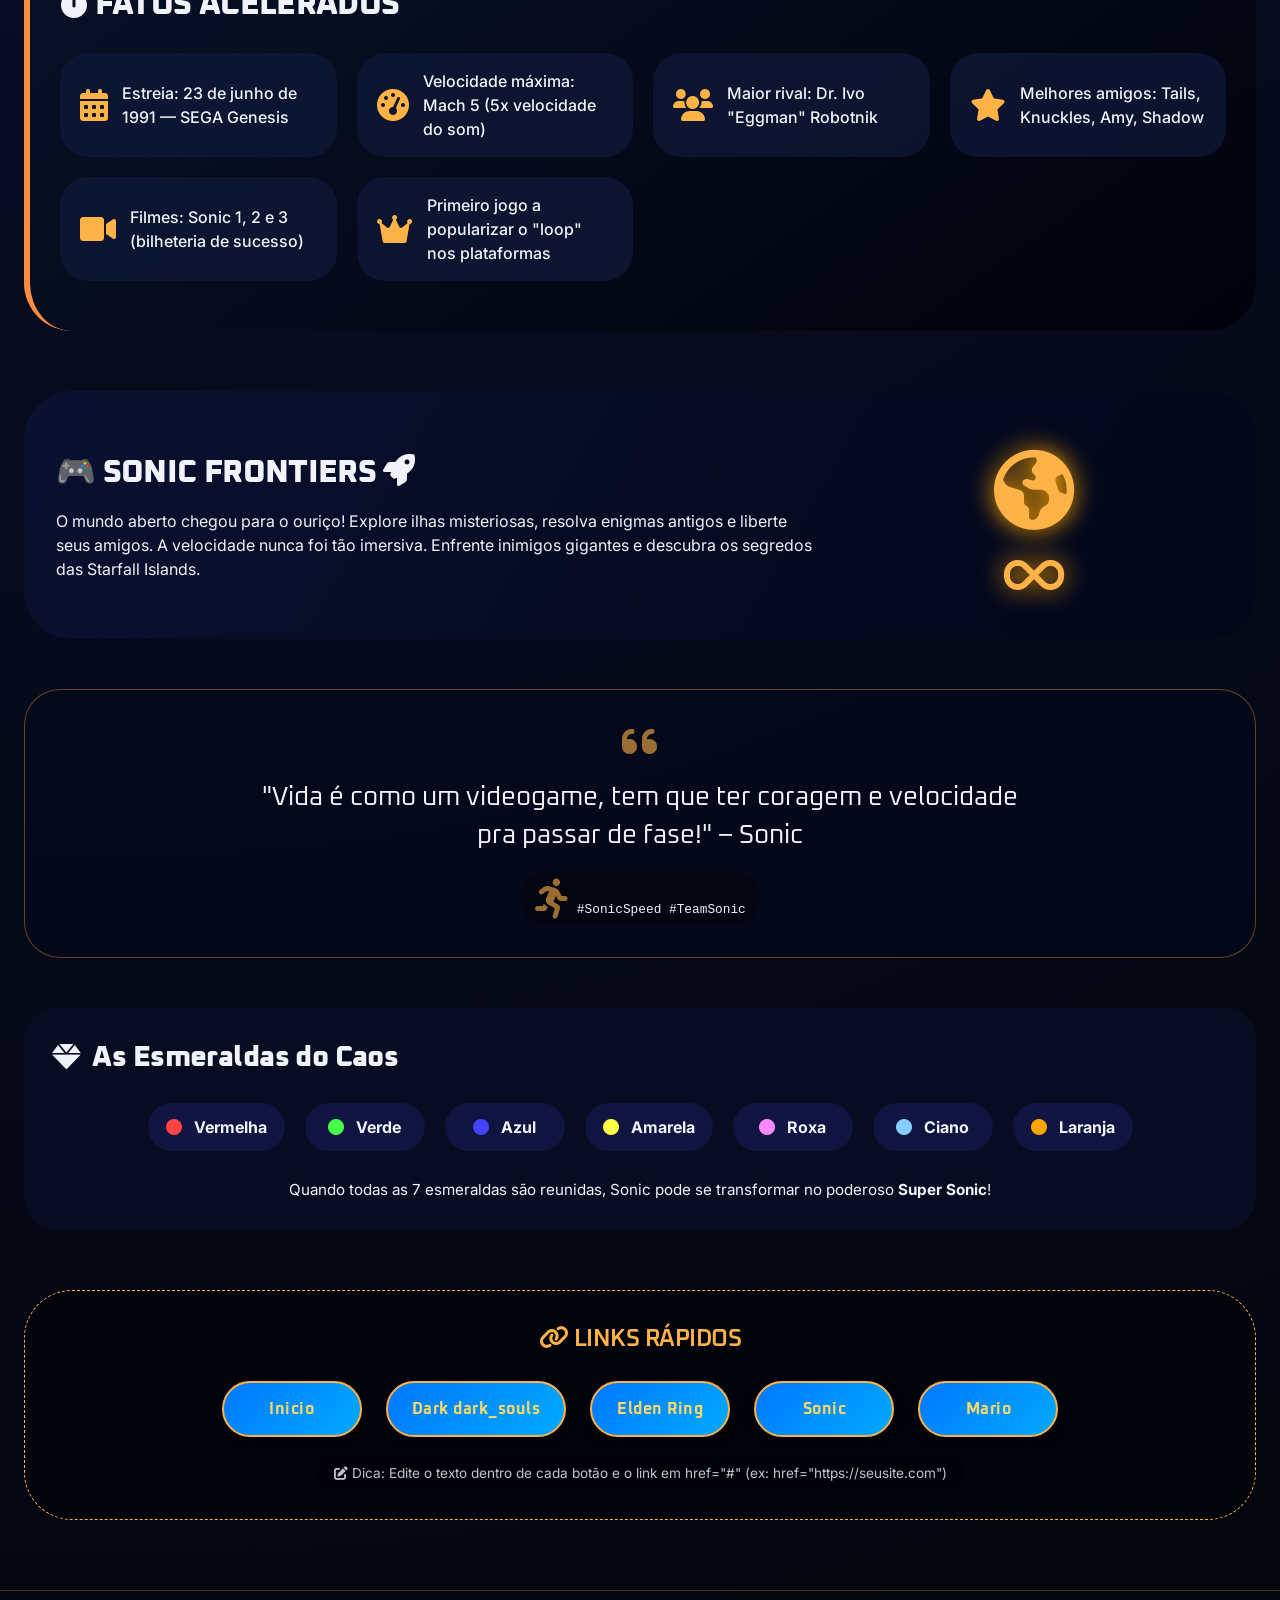
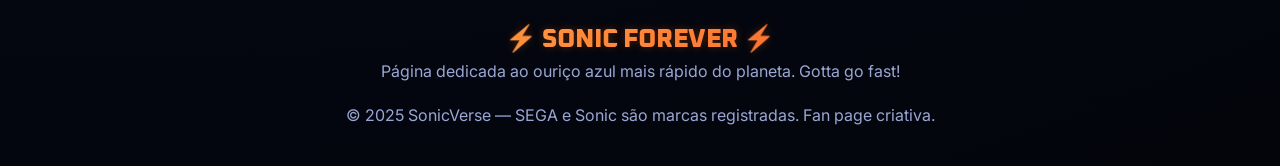
<file: sonic.html>
<!DOCTYPE html>
<html lang="pt-BR">
<head>
    <meta charset="UTF-8">
    <meta name="viewport" content="width=device-width, initial-scale=1.0">
    <title>Sonic | O Ouriço Mais Rápido do Mundo</title>
    <link href="https://fonts.googleapis.com/css2?family=Inter:opsz,wght@14..32,300;14..32,400;14..32,600;14..32,700;14..32,800&family=Oxanium:wght@400;500;600;700;800&display=swap" rel="stylesheet">
    <link rel="stylesheet" href="https://cdnjs.cloudflare.com/ajax/libs/font-awesome/6.0.0-beta3/css/all.min.css">
    <style>
        * {
            margin: 0;
            padding: 0;
            box-sizing: border-box;
        }

        body {
            background: radial-gradient(circle at 10% 20%, #0a0f2c, #03050b);
            font-family: 'Inter', sans-serif;
            color: #f0f3fa;
            line-height: 1.5;
        }

        h1, h2, h3, .logo {
            font-family: 'Oxanium', monospace;
            font-weight: 800;
            letter-spacing: -0.02em;
        }

        .container {
            max-width: 1280px;
            margin: 0 auto;
            padding: 0 24px;
        }

        /* header */
        .header {
            display: flex;
            justify-content: space-between;
            align-items: center;
            flex-wrap: wrap;
            padding: 24px 0;
            border-bottom: 2px solid rgba(0, 191, 255, 0.3);
        }

        .logo {
            font-size: 2rem;
            background: linear-gradient(135deg, #FFD966, #FF8C42, #f43f1e);
            background-clip: text;
            -webkit-background-clip: text;
            color: transparent;
            text-shadow: 0 0 8px rgba(255, 100, 0, 0.3);
        }

        .logo span {
            font-size: 1.7rem;
            color: #FFD966;
            background: none;
        }

        .nav-links {
            display: flex;
            gap: 28px;
        }

        .nav-links a {
            color: #eef5ff;
            text-decoration: none;
            font-weight: 600;
            transition: 0.2s;
            border-bottom: 2px solid transparent;
            padding-bottom: 4px;
            cursor: default;
            pointer-events: none;
        }

        /* hero */
        .hero {
            display: flex;
            flex-wrap: wrap;
            align-items: center;
            justify-content: space-between;
            padding: 60px 0 40px;
            gap: 40px;
        }

        .hero-content {
            flex: 2;
        }

        .hero-badge {
            background: rgba(255, 215, 0, 0.2);
            display: inline-block;
            padding: 6px 16px;
            border-radius: 60px;
            font-size: 0.85rem;
            font-weight: bold;
            border-left: 3px solid gold;
            margin-bottom: 20px;
        }

        .hero h1 {
            font-size: 3.5rem;
            line-height: 1.2;
            background: linear-gradient(to right, #f6d365, #fda085);
            background-clip: text;
            -webkit-background-clip: text;
            color: transparent;
            margin-bottom: 16px;
        }

        .hero p {
            font-size: 1.2rem;
            margin-bottom: 20px;
            max-width: 550px;
            color: #cdd9ff;
        }

        .hero-decoration {
            flex: 1;
            text-align: center;
            font-size: 7rem;
            opacity: 0.9;
            filter: drop-shadow(0 0 20px rgba(0, 150, 255, 0.5));
            animation: float 3s ease-in-out infinite;
        }

        @keyframes float {
            0%, 100% { transform: translateY(0px); }
            50% { transform: translateY(-15px); }
        }

        .section-title {
            text-align: center;
            font-size: 2.5rem;
            margin: 60px 0 20px;
            position: relative;
            display: inline-block;
            width: 100%;
        }

        .section-title:after {
            content: '';
            display: block;
            width: 100px;
            height: 4px;
            background: linear-gradient(90deg, #FFB347, #FF5722);
            margin: 12px auto 0;
            border-radius: 4px;
        }

        /* cards habilidades */
        .cards {
            display: flex;
            flex-wrap: wrap;
            gap: 30px;
            justify-content: center;
            margin: 40px 0 20px;
        }

        .card {
            background: rgba(12, 20, 40, 0.7);
            backdrop-filter: blur(10px);
            border-radius: 32px;
            padding: 28px 20px;
            width: 260px;
            text-align: center;
            border: 1px solid rgba(255, 200, 100, 0.3);
            transition: all 0.25s;
        }

        .card:hover {
            transform: translateY(-5px);
            border-color: #FFB347;
        }

        .card-icon {
            font-size: 3.2rem;
            color: #FFB347;
            margin-bottom: 16px;
        }

        .card h3 {
            font-size: 1.6rem;
            margin-bottom: 12px;
        }

        .card p {
            font-size: 0.9rem;
            color: #bfc9f0;
        }

        /* mundos/zonas */
        .zones-section {
            display: flex;
            flex-wrap: wrap;
            gap: 24px;
            justify-content: center;
            margin: 40px 0 60px;
        }

        .zone-card {
            background: #0f142ebb;
            border-radius: 28px;
            padding: 28px 20px;
            text-align: center;
            width: 230px;
            border: 1px solid rgba(255, 180, 70, 0.4);
            transition: 0.2s;
        }

        .zone-card i {
            font-size: 3rem;
            color: #FFB347;
            margin-bottom: 18px;
        }

        .zone-card h4 {
            font-size: 1.4rem;
            margin-bottom: 8px;
        }

        .zone-card p {
            font-size: 0.85rem;
            color: #b9c3ff;
        }

        /* curiosidades */
        .timeline {
            background: linear-gradient(145deg, #071126, #01020b);
            padding: 50px 30px;
            border-radius: 48px;
            margin: 40px 0 60px;
            border-left: 6px solid #FF8C42;
        }

        .timeline h3 {
            font-size: 2rem;
            margin-bottom: 24px;
        }

        .facts-list {
            display: grid;
            grid-template-columns: repeat(auto-fit, minmax(260px,1fr));
            gap: 20px;
            list-style: none;
        }

        .facts-list li {
            background: #0f1836c9;
            padding: 16px 20px;
            border-radius: 28px;
            display: flex;
            align-items: center;
            gap: 14px;
            font-weight: 500;
        }

        .facts-list i {
            font-size: 2rem;
            color: #FFB347;
        }

        /* seção frontiers */
        .frontiers-section {
            display: flex;
            flex-wrap: wrap;
            justify-content: space-between;
            align-items: center;
            gap: 30px;
            margin: 50px 0 20px;
            background: linear-gradient(120deg, #0a1030, #020617);
            border-radius: 48px;
            padding: 40px 32px;
        }

        .frontiers-text {
            flex: 2;
        }

        .frontiers-text h2 {
            font-size: 2rem;
            margin-bottom: 12px;
        }

        .frontiers-icon {
            flex: 1;
            text-align: center;
            font-size: 5rem;
            color: #FFB347;
            filter: drop-shadow(0 0 12px #ffa500);
        }

        /* citação */
        .quote-box {
            background: #03071e70;
            border-radius: 36px;
            padding: 32px;
            margin: 50px 0;
            text-align: center;
            border: 1px solid #ffaa3360;
        }

        .quote-box i {
            font-size: 2.5rem;
            opacity: 0.6;
            color: #FFB347;
        }

        .quote-box p {
            font-size: 1.6rem;
            font-family: 'Oxanium';
            max-width: 800px;
            margin: 16px auto;
        }

        .speed-tag {
            font-family: monospace;
            background: #00000055;
            display: inline-block;
            padding: 6px 14px;
            border-radius: 80px;
            font-size: 0.8rem;
        }

        /* esmeraldas */
        .emeralds-section {
            margin: 20px 0 30px;
            background: #0a0f28b0;
            border-radius: 32px;
            padding: 28px;
        }

        .emeralds-grid {
            display: flex;
            flex-wrap: wrap;
            gap: 20px;
            margin-top: 24px;
            justify-content: center;
        }

        .emerald-card {
            background: #0f1540;
            border-radius: 28px;
            padding: 12px 18px;
            min-width: 120px;
            text-align: center;
        }

        .emerald-card i {
            margin-right: 8px;
        }

        /* BOTÕES FUNCIONAIS */
        .buttons-area {
            margin: 60px 0 40px;
            padding: 30px 20px;
            background: rgba(0, 0, 0, 0.3);
            border-radius: 48px;
            text-align: center;
            border: 1px dashed #FFB347;
        }

        .buttons-area h3 {
            font-size: 1.5rem;
            margin-bottom: 24px;
            color: #FFB347;
            font-weight: 600;
        }

        .button-row {
            display: flex;
            flex-wrap: wrap;
            justify-content: center;
            gap: 24px;
        }

        .func-button {
            display: inline-block;
            min-width: 140px;
            padding: 14px 24px;
            background: linear-gradient(135deg, #0077ff, #00aaff);
            border: 2px solid #FFB347;
            border-radius: 60px;
            text-align: center;
            font-size: 1rem;
            font-weight: bold;
            font-family: 'Oxanium', monospace;
            color: #FFD966;
            text-decoration: none;
            transition: all 0.3s ease;
            cursor: pointer;
            letter-spacing: 0.5px;
            box-shadow: 0 4px 12px rgba(0,0,0,0.3);
        }

        .func-button:hover {
            transform: scale(1.05);
            background: linear-gradient(135deg, #2299ff, #33bbff);
            box-shadow: 0 8px 20px rgba(0, 120, 255, 0.5);
            border-color: #FFD966;
            color: #FFF2B5;
        }

        .func-button:active {
            transform: scale(0.98);
        }

        .buttons-note {
            margin-top: 20px;
            font-size: 0.85rem;
            opacity: 0.8;
            background: #00000055;
            display: inline-block;
            padding: 6px 18px;
            border-radius: 40px;
        }

        footer {
            margin-top: 70px;
            border-top: 1px solid rgba(255, 150, 0, 0.3);
            padding: 30px 0 40px;
            text-align: center;
            color: #9aa7d4;
        }

        @media (max-width: 780px) {
            .hero h1 { font-size: 2.5rem; }
            .header { flex-direction: column; gap: 16px; text-align: center; }
            .nav-links { justify-content: center; }
            .section-title { font-size: 2rem; }
            .hero-decoration { font-size: 5rem; }
            .quote-box p { font-size: 1.2rem; }
            .frontiers-text h2 { font-size: 1.5rem; }
            .func-button { min-width: 120px; padding: 12px 18px; font-size: 0.9rem; }
        }
    </style>
</head>
<body>

<div class="container">
    <!-- Cabeçalho visual sem interações -->
    <header class="header">
        <div class="logo">
            <i class="fas fa-bolt"></i> SONIC<span>VERSE</span>
        </div>
    </header>

    <!-- Hero section -->
    <section class="hero">
        <div class="hero-content">
            <div class="hero-badge">
                <i class="fas fa-tachometer-alt"></i> Velocidade Infinita
            </div>
            <h1>Sonic, o Ouriço <br> <span style="color: #FFB347;">Velocidade é liberdade!</span></h1>
            <p>Corra pelos anéis, derrote o Dr. Eggman e salve o mundo com a atitude mais radical dos games. Desde 1991, Sonic é ícone de velocidade, estilo e atitude.</p>
        </div>
        <div class="hero-decoration">
            <i class="fas fa-bolt"></i>
            <i class="fas fa-shoe-prints" style="font-size: 3.5rem; margin-left: -10px;"></i>
        </div>
    </section>

    <!-- Habilidades -->
    <h2 class="section-title">⚡ PODERES & HABILIDADES ⚡</h2>
    <div class="cards">
        <div class="card">
            <div class="card-icon"><i class="fas fa-bolt"></i></div>
            <h3>Super Velocidade</h3>
            <p>Quebra a barreira do som e corre em velocidades hipersônicas. Capaz de dar a volta no mundo em segundos!</p>
        </div>
        <div class="card">
            <div class="card-icon"><i class="fas fa-ring"></i></div>
            <h3>Coletores de Anéis</h3>
            <p>Cada anel dourado é proteção. Com 100 anéis, Sonic ganha vida extra e brilha ainda mais.</p>
        </div>
        <div class="card">
            <div class="card-icon"><i class="fas fa-dragon"></i></div>
            <h3>Super Sonic</h3>
            <p>Ao reunir as 7 Esmeraldas do Caos, transforma-se em Super Sonic dourado — invencível e voante!</p>
        </div>
        <div class="card">
            <div class="card-icon"><i class="fas fa-fist-raised"></i></div>
            <h3>Spin Attack</h3>
            <p>Ataque giratório destrutivo, capaz de perfurar robôs e destruir obstáculos com precisão mortal.</p>
        </div>
    </div>

    <!-- Zonas clássicas -->
    <h2 class="section-title">🌍 ZONAS & MUNDOS ICÔNICOS 🌍</h2>
    <div class="zones-section">
        <div class="zone-card">
            <i class="fas fa-tree"></i>
            <h4>Green Hill Zone</h4>
            <p>Palmeiras, loops e grama verde. O cenário clássico que iniciou a lenda em 1991.</p>
        </div>
        <div class="zone-card">
            <i class="fas fa-city"></i>
            <h4>Chemical Plant</h4>
            <p>Zona industrial com tubos tóxicos e muita velocidade vertical, desafio inesquecível.</p>
        </div>
        <div class="zone-card">
            <i class="fas fa-mountain"></i>
            <h4>Angel Island</h4>
            <p>O lar da Esmeralda Mestre, repleta de ruínas antigas e cenários naturais.</p>
        </div>
        <div class="zone-card">
            <i class="fas fa-space-shuttle"></i>
            <h4>Studiopolis</h4>
            <p>Zona televisiva cheia de luzes, holofotes e ação digna de cinema.</p>
        </div>
    </div>

    <!-- Curiosidades aceleradas -->
    <div class="timeline">
        <h3><i class="fas fa-stopwatch"></i> FATOS ACELERADOS</h3>
        <ul class="facts-list">
            <li><i class="fas fa-calendar-alt"></i> Estreia: 23 de junho de 1991 — SEGA Genesis</li>
            <li><i class="fas fa-tachometer-alt"></i> Velocidade máxima: Mach 5 (5x velocidade do som)</li>
            <li><i class="fas fa-users"></i> Maior rival: Dr. Ivo "Eggman" Robotnik</li>
            <li><i class="fas fa-star"></i> Melhores amigos: Tails, Knuckles, Amy, Shadow</li>
            <li><i class="fas fa-video"></i> Filmes: Sonic 1, 2 e 3 (bilheteria de sucesso)</li>
            <li><i class="fas fa-crown"></i> Primeiro jogo a popularizar o "loop" nos plataformas</li>
        </ul>
    </div>

    <!-- Sonic Frontiers -->
    <div class="frontiers-section">
        <div class="frontiers-text">
            <h2>🎮 SONIC FRONTIERS <i class="fas fa-rocket"></i></h2>
            <p>O mundo aberto chegou para o ouriço! Explore ilhas misteriosas, resolva enigmas antigos e liberte seus amigos. A velocidade nunca foi tão imersiva. Enfrente inimigos gigantes e descubra os segredos das Starfall Islands.</p>
        </div>
        <div class="frontiers-icon">
            <i class="fas fa-globe-americas"></i>
            <i class="fas fa-infinity" style="font-size: 3rem; display: block;"></i>
        </div>
    </div>

    <!-- Citação -->
    <div class="quote-box">
        <i class="fas fa-quote-left"></i>
        <p>"Vida é como um videogame, tem que ter coragem e velocidade pra passar de fase!" – Sonic</p>
        <span class="speed-tag"><i class="fas fa-running"></i> #SonicSpeed #TeamSonic</span>
    </div>

    <!-- Esmeraldas do Caos -->
    <div class="emeralds-section">
        <h3 style="display: flex; gap: 12px; align-items: center; font-size: 1.8rem;"><i class="fas fa-gem"></i> As Esmeraldas do Caos</h3>
        <div class="emeralds-grid">
            <div class="emerald-card"><i class="fas fa-circle" style="color:#ff4444;"></i> <strong>Vermelha</strong></div>
            <div class="emerald-card"><i class="fas fa-circle" style="color:#44ff44;"></i> <strong>Verde</strong></div>
            <div class="emerald-card"><i class="fas fa-circle" style="color:#4444ff;"></i> <strong>Azul</strong></div>
            <div class="emerald-card"><i class="fas fa-circle" style="color:#ffff44;"></i> <strong>Amarela</strong></div>
            <div class="emerald-card"><i class="fas fa-circle" style="color:#ff88ff;"></i> <strong>Roxa</strong></div>
            <div class="emerald-card"><i class="fas fa-circle" style="color:#88ccff;"></i> <strong>Ciano</strong></div>
            <div class="emerald-card"><i class="fas fa-circle" style="color:#ffa500;"></i> <strong>Laranja</strong></div>
        </div>
        <p style="margin-top: 28px; font-size: 0.95rem; text-align: center;">Quando todas as 7 esmeraldas são reunidas, Sonic pode se transformar no poderoso <strong>Super Sonic</strong>!</p>
    </div>

    <!-- SEÇÃO DOS 5 BOTÕES FUNCIONAIS - Edite texto e link -->
    <div class="buttons-area">
        <h3><i class="fas fa-link"></i> LINKS RÁPIDOS</h3>
        <div class="button-row">
            <!-- BOTÃO 1 - Edite o texto e o href -->
            <a href="index.html" class="func-button" target="_blank" rel="noopener noreferrer">Inicio</a>
            <!-- BOTÃO 2 -->
            <a href="dark_souls.html" class="func-button" target="_blank" rel="noopener noreferrer">Dark dark_souls</a>
            <!-- BOTÃO 3 -->
            <a href="elden_ring.html" class="func-button" target="_blank" rel="noopener noreferrer">Elden Ring</a>
            <!-- BOTÃO 4 -->
            <a href="sonic.html" class="func-button" target="_blank" rel="noopener noreferrer">Sonic</a>
            <!-- BOTÃO 5 -->
            <a href="mario.html" class="func-button" target="_blank" rel="noopener noreferrer">Mario</a>
        </div>
        <div class="buttons-note">
            <i class="fas fa-edit"></i> Dica: Edite o texto dentro de cada botão e o link em href="#" (ex: href="https://seusite.com")
        </div>
    </div>
</div>

<footer>
    <div class="container">
        <div class="logo" style="justify-content: center; display: flex; gap: 8px; font-size: 1.6rem;">⚡ SONIC FOREVER ⚡</div>
        <p>Página dedicada ao ouriço azul mais rápido do planeta. Gotta go fast!</p>
        <p style="margin-top: 20px;">© 2025 SonicVerse — SEGA e Sonic são marcas registradas. Fan page criativa.</p>
    </div>
</footer>

</body>
</html>
</file>
<file: dark_Souls.css>
@import url('https://fonts.googleapis.com/css2?family=Cinzel:wght@400;600;900&family=Crimson+Text:ital,wght@0,400;0,600;1,400&display=swap');

/* ================================================
   DARK SOULS — Stylesheet
   Tema: Cinzas, pedra, fogo e melancolia medieval
   ================================================ */

*, *::before, *::after {
  box-sizing: border-box;
  margin: 0;
  padding: 0;
}

/* ── Body ────────────────────────────────────── */

.Body_dark_souls {
  background-color: #0d0b09;
  background-image:
    radial-gradient(ellipse at 50% 0%, rgba(180, 80, 10, 0.08) 0%, transparent 60%),
    repeating-linear-gradient(
      0deg,
      transparent,
      transparent 2px,
      rgba(255, 255, 255, 0.012) 2px,
      rgba(255, 255, 255, 0.012) 3px
    );
  min-height: 100vh;
  padding: 3.5rem 1.5rem 5rem;
  font-family: 'Crimson Text', Georgia, 'Times New Roman', serif;
  color: #b5a58c;
  line-height: 1.85;
}

/* ── Container central ───────────────────────── */

.Body_dark_souls > * {
  max-width: 760px;
  margin-left: auto;
  margin-right: auto;
  display: block;
}

/* ── H1 — Títulos de seção ───────────────────── */

.Body_dark_souls h1 {
  font-family: 'Cinzel', serif;
  font-size: 1.45rem;
  font-weight: 900;
  letter-spacing: 0.12em;
  text-transform: uppercase;
  color: #d4a84b;
  text-shadow: 0 0 20px rgba(200, 120, 20, 0.28);

  margin-top: 3rem;
  margin-bottom: 0.75rem;
  padding-bottom: 0.55rem;

  border-bottom: 1px solid rgba(180, 100, 10, 0.35);
}

.Body_dark_souls h1:first-of-type {
  margin-top: 0;
  font-size: 2rem;
  font-weight: 900;
  letter-spacing: 0.18em;
  color: #e8c46a;
  text-align: center;
  border-bottom: none;
  padding-bottom: 0.2rem;
  text-shadow: 0 0 32px rgba(220, 140, 20, 0.4);
}

/* ── H2 — Sub-seções (Senhores das Cinzas etc.) ─ */

.Body_dark_souls h2 {
  font-family: 'Cinzel', serif;
  font-size: 1rem;
  font-weight: 600;
  letter-spacing: 0.1em;
  text-transform: uppercase;
  color: #b8956a;

  margin-top: 2rem;
  margin-bottom: 0.4rem;
  padding-left: 0.85rem;

  border-left: 2px solid rgba(180, 100, 10, 0.5);
}

/* ── Parágrafos ──────────────────────────────── */

.Body_dark_souls p {
  font-size: 1.08rem;
  line-height: 1.9;
  color: #b5a58c;
  text-align: justify;
  margin-bottom: 1rem;
}

/* ── Botão temático ──────────────────────────── */

.btn_dark_souls {
  display: block;
  width: fit-content;
  margin: 3rem auto 0;
  padding: 0;
  background: transparent;
  border: 1px solid rgba(180, 100, 10, 0.5);
  cursor: pointer;
  position: relative;
  transition: border-color 0.3s ease;
}

.btn_dark_souls::before,
.btn_dark_souls::after {
  content: '';
  position: absolute;
  width: 6px;
  height: 6px;
  border-color: #d4a84b;
  border-style: solid;
  opacity: 0.8;
  transition: opacity 0.3s ease;
}

.btn_dark_souls::before {
  top: -3px;
  left: -3px;
  border-width: 1px 0 0 1px;
}

.btn_dark_souls::after {
  bottom: -3px;
  right: -3px;
  border-width: 0 1px 1px 0;
}

.btn_dark_souls a {
  display: block;
  padding: 0.7rem 2.2rem;
  font-family: 'Cinzel', serif;
  font-size: 0.85rem;
  font-weight: 600;
  letter-spacing: 0.2em;
  text-transform: uppercase;
  color: #c9a85c;
  text-decoration: none;
  transition: color 0.3s ease, background 0.3s ease;
}

.btn_dark_souls:hover {
  border-color: rgba(212, 168, 75, 0.8);
}

.btn_dark_souls:hover a {
  color: #f0dab8;
  background: rgba(180, 100, 10, 0.08);
}

/* ── Separador decorativo ────────────────────── */

.Body_dark_souls hr {
  border: none;
  text-align: center;
  margin: 2.5rem auto;
  max-width: 200px;
  height: 1px;
  background: linear-gradient(
    to right,
    transparent,
    rgba(180, 100, 10, 0.4),
    transparent
  );
}

/* ── Seleção de texto ────────────────────────── */

.Body_dark_souls ::selection {
  background-color: rgba(180, 100, 10, 0.35);
  color: #f0dab8;
}

/* ── Scrollbar (navegadores WebKit) ─────────── */

.Body_dark_souls ::-webkit-scrollbar {
  width: 6px;
}

.Body_dark_souls ::-webkit-scrollbar-track {
  background: #0d0b09;
}

.Body_dark_souls ::-webkit-scrollbar-thumb {
  background: rgba(180, 100, 10, 0.4);
  border-radius: 3px;
}

.Body_dark_souls ::-webkit-scrollbar-thumb:hover {
  background: rgba(212, 168, 75, 0.6);
}
/* Adicione isso no final do seu arquivo CSS */
script {
  display: none !important;
}
</file>
<file: elden_ring.css>
@import url('https://fonts.googleapis.com/css2?family=Cormorant+Garamond:ital,wght@0,300;0,400;0,600;0,700;1,300;1,400&family=Cinzel+Decorative:wght@400;700&display=swap');
 
/* ================================================
   ELDEN RING — Stylesheet
   Tema: Ouro eterno, runas, céu noturno das
         Terras Intermédias e grandiosidade épica
   ================================================ */
 
*, *::before, *::after {
  box-sizing: border-box;
  margin: 0;
  padding: 0;
}
 
/* ── Variáveis de cor ─────────────────────────── */
 
:root {
  --er-gold:        #c8a84b;
  --er-gold-bright: #e8cc7a;
  --er-gold-dim:    #8a6e30;
  --er-gold-glow:   rgba(200, 168, 75, 0.18);
  --er-silver:      #b0bec5;
  --er-text:        #c5b9a0;
  --er-text-dim:    #8a7f6a;
  --er-bg:          #07090f;
  --er-bg-mid:      #0d1018;
  --er-border:      rgba(200, 168, 75, 0.22);
}
 
/* ── Body ─────────────────────────────────────── */
 
.Body_elden_ring {
  background-color: var(--er-bg);
  background-image:
    radial-gradient(ellipse at 50% 0%,   rgba(30, 45, 90, 0.35) 0%,  transparent 55%),
    radial-gradient(ellipse at 80% 100%, rgba(100, 60, 10, 0.12) 0%, transparent 50%),
    radial-gradient(ellipse at 20% 60%,  rgba(20, 30, 70, 0.15) 0%,  transparent 40%);
  min-height: 100vh;
  padding: 0 1.5rem 6rem;
  font-family: 'Cormorant Garamond', 'Palatino Linotype', Georgia, serif;
  color: var(--er-text);
  line-height: 1.9;
}
 
/* ── Container central ────────────────────────── */
 
.Body_elden_ring > * {
  max-width: 780px;
  margin-left: auto;
  margin-right: auto;
  display: block;
}
 
/* ── Emblema / runa superior ──────────────────── */
 
.er-rune-header {
  padding-top: 3.5rem;
  margin-bottom: 1.5rem;
  text-align: center;
}
 
.er-rune-header svg {
  width: 90px;
  height: 90px;
  opacity: 0.75;
  display: inline-block;
}
 
/* ── Título principal ─────────────────────────── */
 
.er-main-title {
  font-family: 'Cinzel Decorative', 'Cinzel', serif !important;
  font-size: 2rem !important;
  font-weight: 700 !important;
  letter-spacing: 0.1em;
  text-transform: uppercase;
  color: var(--er-gold-bright) !important;
  text-align: center;
  border-bottom: none !important;
  padding-bottom: 0 !important;
  margin-top: 0 !important;
  margin-bottom: 0.3rem !important;
  text-shadow:
    0 0 40px rgba(200, 168, 75, 0.35),
    0 0 80px rgba(200, 168, 75, 0.15);
}
 
/* ── Subtítulo decorativo ─────────────────────── */
 
.er-subtitle {
  font-family: 'Cormorant Garamond', serif;
  font-size: 0.95rem;
  font-style: italic;
  font-weight: 300;
  letter-spacing: 0.18em;
  color: var(--er-gold-dim);
  text-align: center;
  margin-bottom: 3rem !important;
}
 
/* ── H1 — Títulos de seção ────────────────────── */
 
.Body_elden_ring h1 {
  font-family: 'Cinzel Decorative', 'Cinzel', serif;
  font-size: 1.15rem;
  font-weight: 700;
  letter-spacing: 0.1em;
  text-transform: uppercase;
  color: var(--er-gold);
  text-shadow: 0 0 24px rgba(200, 168, 75, 0.22);
 
  margin-top: 3.5rem;
  margin-bottom: 1rem;
  padding-bottom: 0.65rem;
 
  border-bottom: none;
  position: relative;
}
 
.Body_elden_ring h1::after {
  content: '';
  display: block;
  position: absolute;
  bottom: 0;
  left: 0;
  right: 0;
  height: 1px;
  background: linear-gradient(
    to right,
    transparent,
    rgba(200, 168, 75, 0.5) 15%,
    rgba(200, 168, 75, 0.5) 85%,
    transparent
  );
}
 
/* ── H2 — Sub-seções (Semideuses etc.) ───────── */
 
.Body_elden_ring h2 {
  font-family: 'Cinzel Decorative', 'Cinzel', serif;
  font-size: 0.88rem;
  font-weight: 400;
  letter-spacing: 0.12em;
  text-transform: uppercase;
  color: var(--er-silver);
 
  margin-top: 2.2rem;
  margin-bottom: 0.5rem;
  padding-left: 1rem;
  padding-bottom: 0.3rem;
 
  border-left: 1px solid rgba(176, 190, 197, 0.35);
  border-bottom: none;
  position: relative;
}
 
.Body_elden_ring h2::before {
  content: '✦';
  position: absolute;
  left: -0.8rem;
  top: 50%;
  transform: translateY(-50%);
  font-size: 0.5rem;
  color: var(--er-gold-dim);
  opacity: 0.7;
}
 
/* ── Parágrafos ───────────────────────────────── */
 
.Body_elden_ring p {
  font-size: 1.12rem;
  font-weight: 300;
  line-height: 1.95;
  color: var(--er-text);
  text-align: justify;
  margin-bottom: 1rem;
}
 
/* ── Botão temático ───────────────────────────── */
 
.btn_elden_ring {
  display: block;
  width: fit-content;
  margin: 4rem auto 0;
  padding: 0;
  background: transparent;
  border: 1px solid rgba(200, 168, 75, 0.38);
  cursor: pointer;
  position: relative;
  transition: border-color 0.4s ease;
}
 
.btn_elden_ring::before,
.btn_elden_ring::after {
  content: '';
  position: absolute;
  width: 8px;
  height: 8px;
  border-color: var(--er-gold);
  border-style: solid;
  opacity: 0.65;
  transition: opacity 0.4s ease;
}
 
.btn_elden_ring::before {
  top: -4px;
  left: -4px;
  border-width: 1px 0 0 1px;
}
 
.btn_elden_ring::after {
  bottom: -4px;
  right: -4px;
  border-width: 0 1px 1px 0;
}
 
.btn_elden_ring a {
  display: block;
  padding: 0.75rem 2.8rem;
  font-family: 'Cinzel Decorative', 'Cinzel', serif;
  font-size: 0.72rem;
  font-weight: 400;
  letter-spacing: 0.28em;
  text-transform: uppercase;
  color: var(--er-gold);
  text-decoration: none;
  transition: color 0.4s ease, background 0.4s ease, letter-spacing 0.4s ease;
}
 
.btn_elden_ring:hover {
  border-color: rgba(200, 168, 75, 0.75);
}
 
.btn_elden_ring:hover::before,
.btn_elden_ring:hover::after {
  opacity: 1;
}
 
.btn_elden_ring:hover a {
  color: var(--er-gold-bright);
  background: rgba(200, 168, 75, 0.06);
  letter-spacing: 0.34em;
}
 
/* ── Seleção de texto ─────────────────────────── */
 
.Body_elden_ring ::selection {
  background-color: rgba(200, 168, 75, 0.25);
  color: #f0e0b0;
}
 
/* ── Scrollbar (WebKit) ───────────────────────── */
 
.Body_elden_ring ::-webkit-scrollbar {
  width: 5px;
}
 
.Body_elden_ring ::-webkit-scrollbar-track {
  background: var(--er-bg);
}
 
.Body_elden_ring ::-webkit-scrollbar-thumb {
  background: rgba(200, 168, 75, 0.3);
  border-radius: 3px;
}
 
.Body_elden_ring ::-webkit-scrollbar-thumb:hover {
  background: rgba(200, 168, 75, 0.55);
}

script {
  display: none !important;
}
</file>
